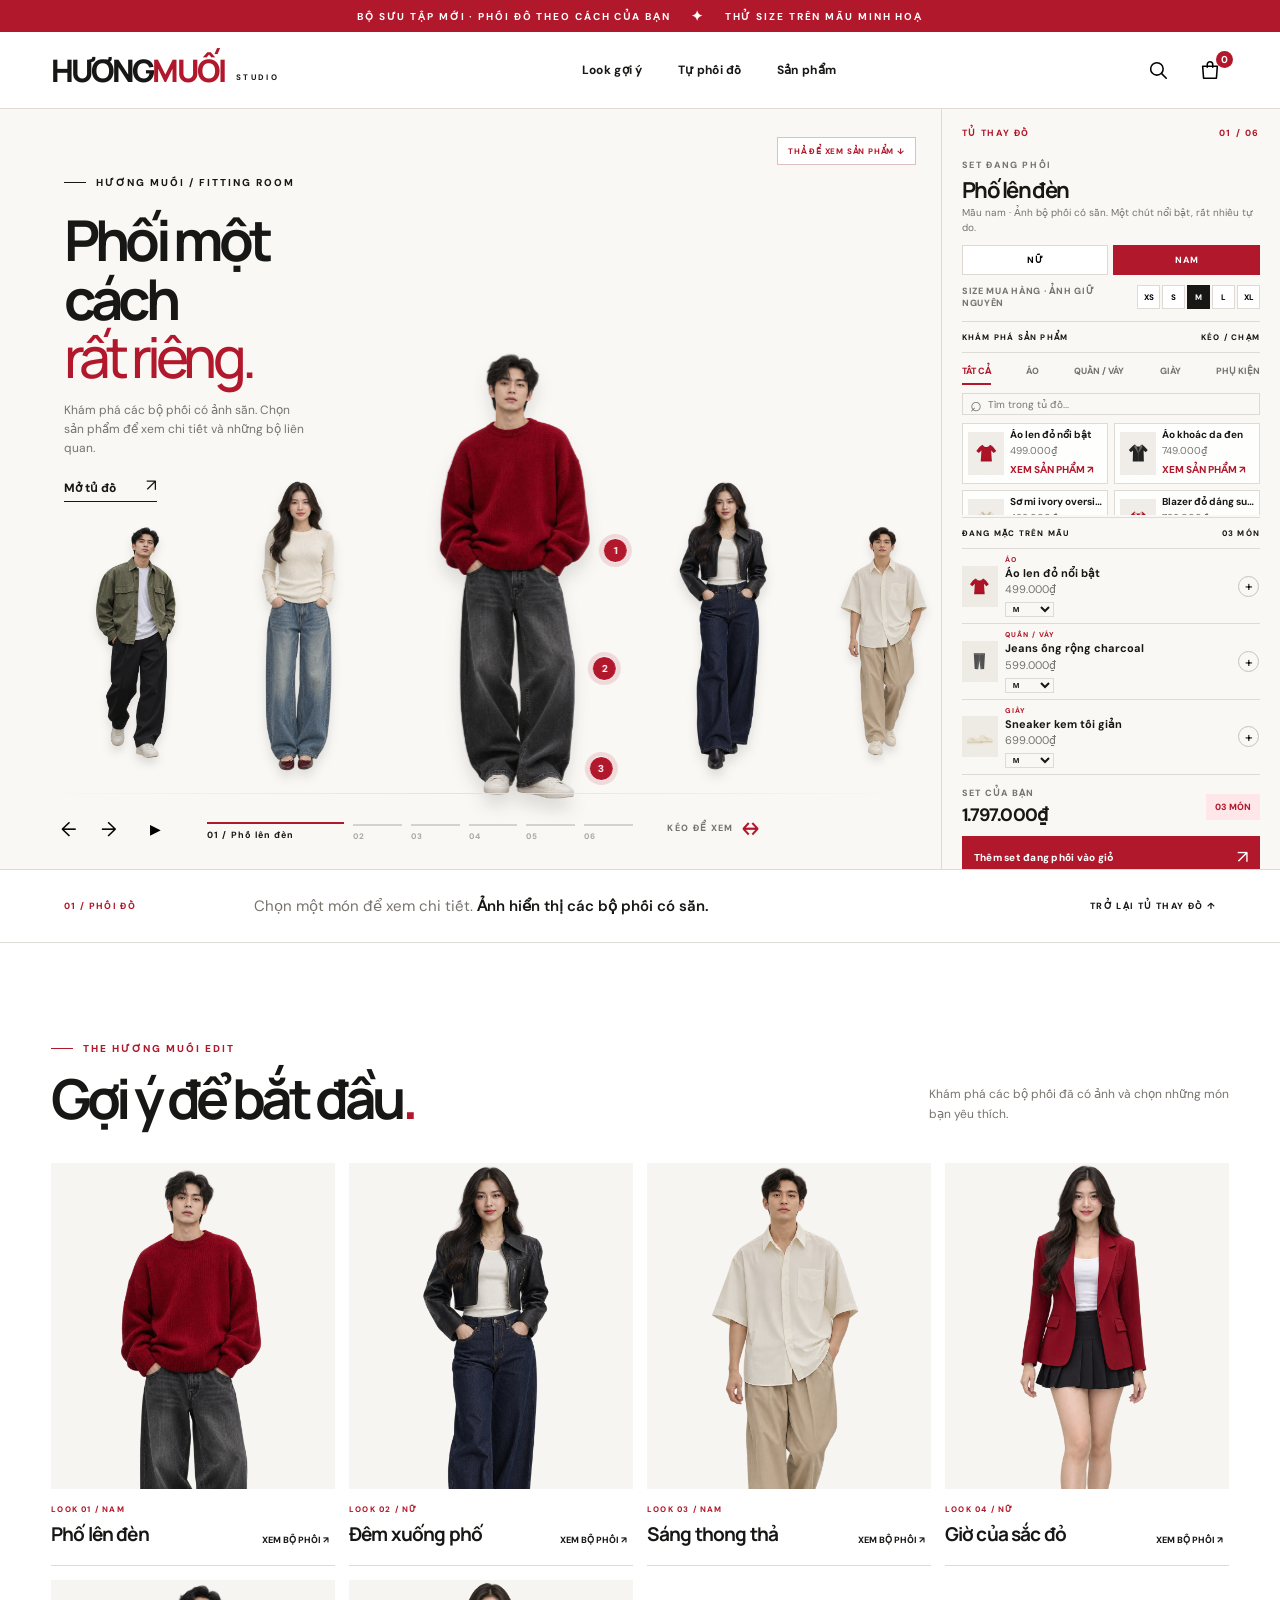
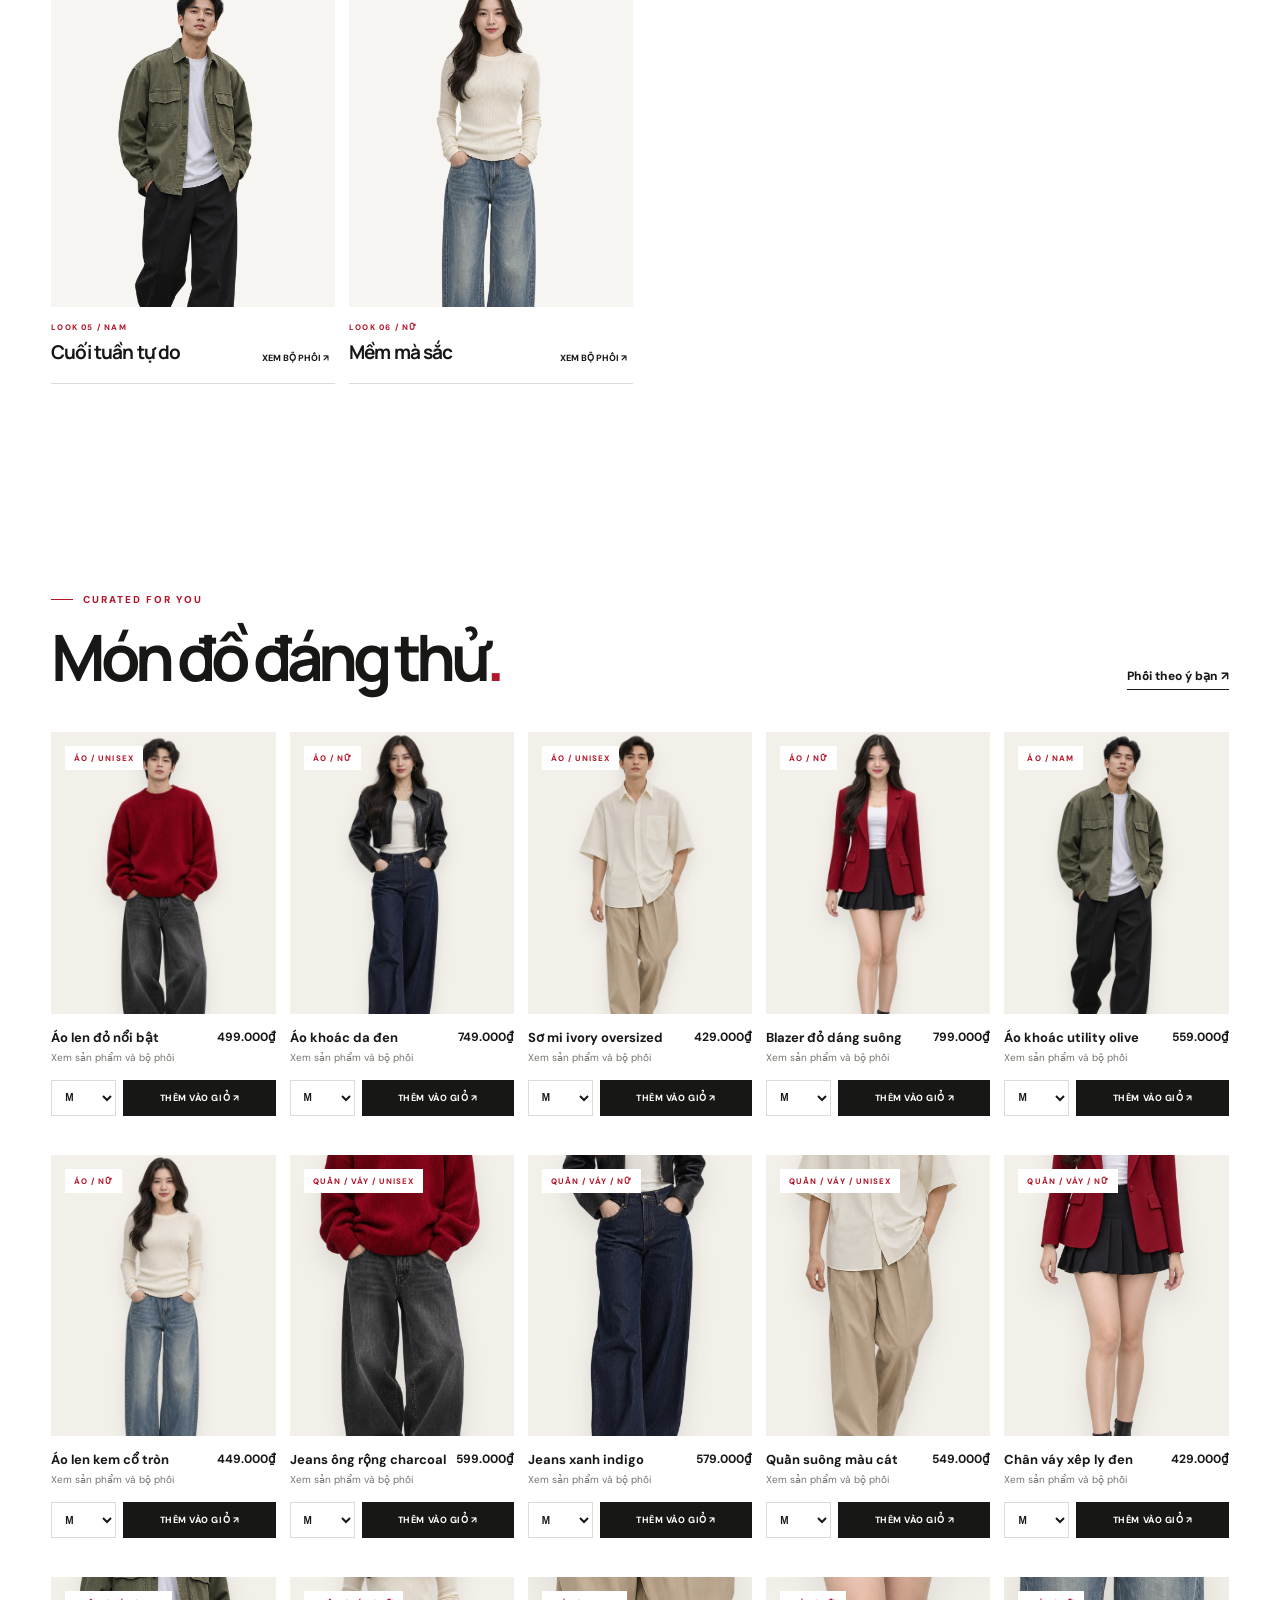
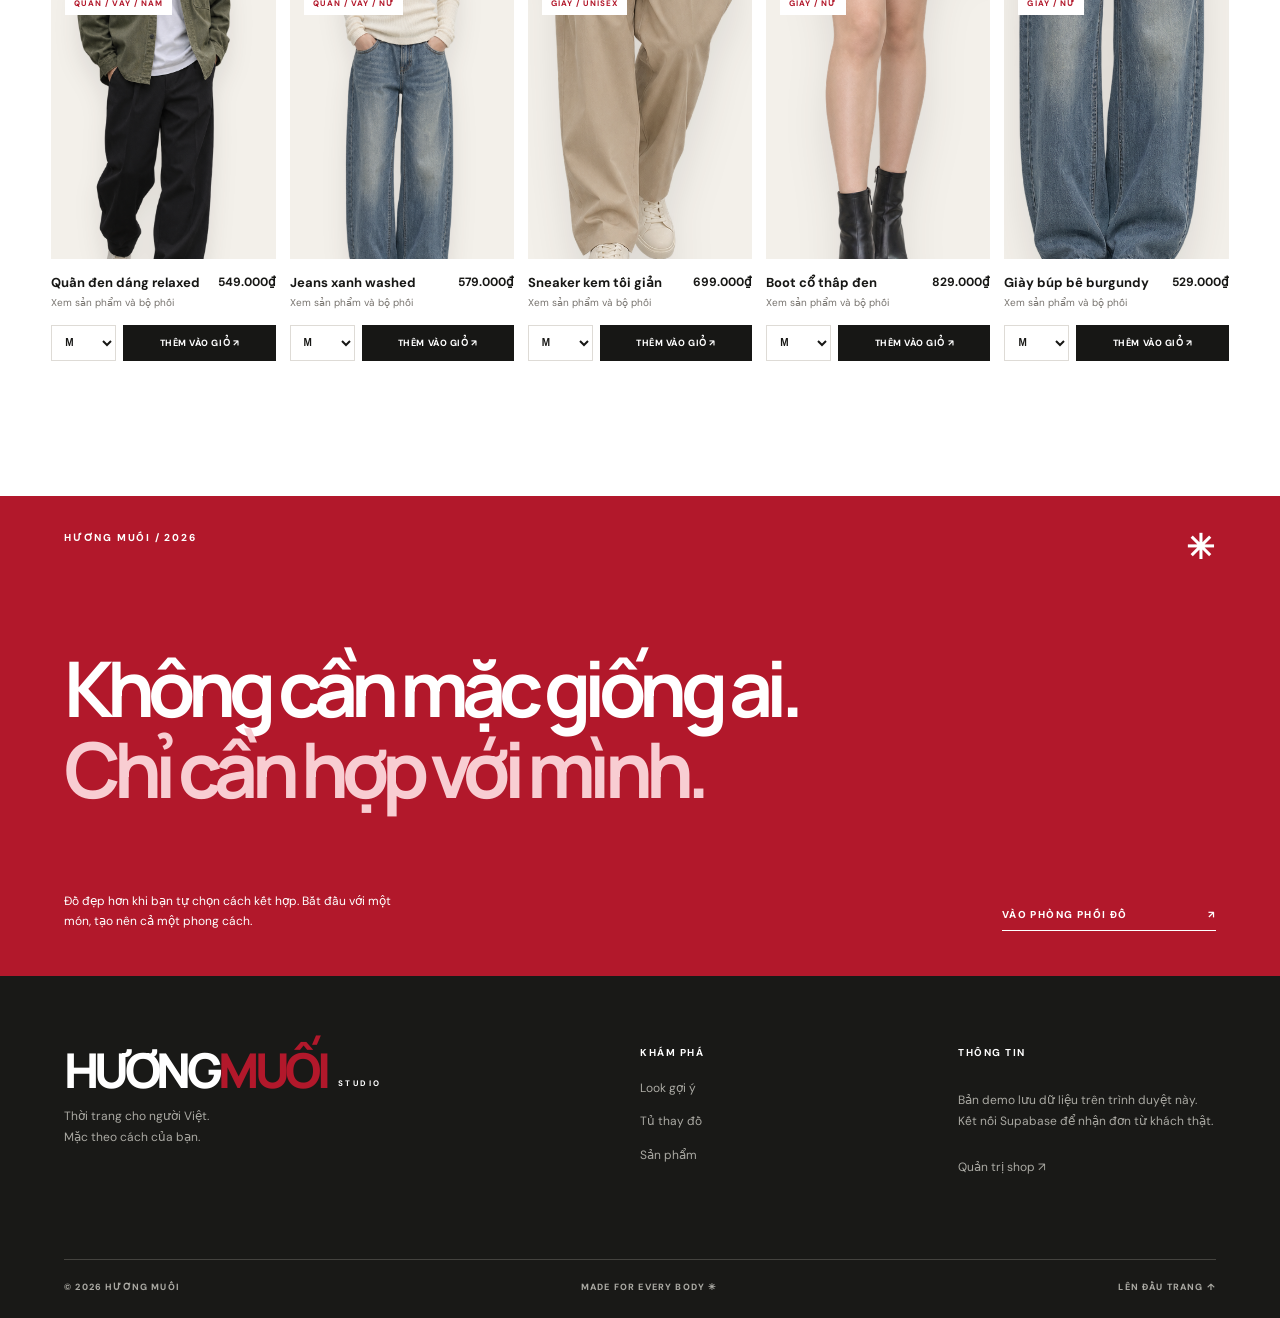
<file: index.html>
<!doctype html>
<html lang="vi">
  <head>
    <meta charset="UTF-8" />
    <meta name="viewport" content="width=device-width, initial-scale=1" />
    <meta name="theme-color" content="#b2182b" />
    <meta name="description" content="Hương Muối — shop thời trang Việt với trải nghiệm phối đồ trực quan cho mọi dáng người." />
    <title>Hương Muối — Mặc theo cách của bạn</title>
    <link rel="preconnect" href="https://fonts.googleapis.com" />
    <link rel="preconnect" href="https://fonts.gstatic.com" crossorigin />
    <link href="https://fonts.googleapis.com/css2?family=DM+Sans:wght@400;500;600;700&family=Manrope:wght@400;500;600;700;800&display=swap" rel="stylesheet" />
    <link rel="icon" href="favicon.svg" type="image/svg+xml" />
    <link rel="preload" href="assets/looks/look-1.png" as="image" />
    <link rel="stylesheet" href="styles.css" />
    <script src="config.js" defer></script>
    <script src="store.js" defer></script>
    <script src="tryon-provider.js" defer></script>
    <script src="app.js" defer></script>
  </head>
  <body>
    <div class="announcement">BỘ SƯU TẬP MỚI · PHỐI ĐỒ THEO CÁCH CỦA BẠN <span>✦</span> THỬ SIZE TRÊN MẪU MINH HOẠ</div>
    <header class="site-header">
      <a class="brand" href="#dau-trang" aria-label="Hương Muối, về đầu trang">HƯƠNG<span>MUỐI</span><small>STUDIO</small></a>
      <nav class="main-nav" aria-label="Điều hướng chính">
        <a href="#cam-hung">Look gợi ý</a>
        <a href="#phoi-do">Tự phối đồ</a>
        <a href="#san-pham">Sản phẩm</a>
      </nav>
      <div class="header-actions">
        <button class="header-link" id="search-toggle" type="button" aria-label="Tìm sản phẩm" title="Tìm sản phẩm">
          <svg viewBox="0 0 24 24" aria-hidden="true"><circle cx="10.8" cy="10.8" r="6.8"/><path d="m16 16 5 5"/></svg>
        </button>
        <button class="header-link bag-trigger" type="button" aria-label="Mở giỏ hàng">
          <svg viewBox="0 0 24 24" aria-hidden="true"><path d="M4 8h16l-1 13H5L4 8Z"/><path d="M9 9V6a3 3 0 0 1 6 0v3"/></svg>
          <span class="bag-count" id="bag-count">0</span>
        </button>
      </div>
    </header>

    <main id="dau-trang">
      <section class="runway-section" id="looks" aria-labelledby="runway-title">
        <div class="runway-stage" id="runway-stage" tabindex="0" aria-roledescription="carousel" aria-label="Sân khấu phối đồ; kéo trang phục vào người mẫu, dùng phím mũi tên để chuyển look">
          <div class="stage-head">
            <span class="eyebrow"><span class="eyebrow-line"></span> HƯƠNG MUỐI / FITTING ROOM</span>
            <h1 id="runway-title">Phối một cách<br /><em>rất riêng.</em></h1>
            <p>Khám phá các bộ phối có ảnh sẵn. Chọn sản phẩm để xem chi tiết và những bộ liên quan.</p>
            <a class="text-link" href="#hero-wardrobe">Mở tủ đồ <span aria-hidden="true">↗</span></a>
          </div>
          <span id="phoi-do" class="stage-anchor"></span>
          <div id="runway-models" class="runway-models"></div>
          <div class="stage-drop-label" id="stage-drop-label">THẢ ĐỂ XEM SẢN PHẨM ↓</div>
          <div class="stage-floor"></div>
          <div class="stage-bottom">
            <div class="stage-controls">
              <button class="circle-control" id="look-prev" type="button" aria-label="Look trước">←</button>
              <button class="circle-control" id="look-next" type="button" aria-label="Look sau">→</button>
              <button class="play-control" id="look-play" type="button" aria-label="Tự động chuyển look" aria-pressed="false"><span id="play-icon">▶</span></button>
            </div>
            <div class="look-progress" id="look-progress" role="tablist" aria-label="Chọn look"></div>
            <div class="drag-hint">KÉO ĐỂ XEM <span>↔</span></div>
          </div>
        </div>
        <aside class="look-panel" aria-label="Tủ đồ và set trên người mẫu">
          <div class="panel-topline"><span>TỦ THAY ĐỒ</span><span id="look-number">01 / 06</span></div>
          <div class="panel-heading"><span class="panel-kicker">SET ĐANG PHỐI</span><h2 id="look-title">Phố lên đèn</h2><p id="look-description">Chọn món bên dưới để đổi trang phục trên mẫu.</p></div>
          <div class="hero-fitting-controls"><div class="hero-gender-tabs" id="hero-gender-tabs" role="tablist" aria-label="Chọn người mẫu Nam hoặc Nữ"><button type="button" data-hero-gender="women" role="tab">NỮ</button><button type="button" data-hero-gender="men" role="tab">NAM</button></div><div class="hero-size-row"><span>SIZE MUA HÀNG · ẢNH GIỮ NGUYÊN</span><div id="hero-size-options" role="group" aria-label="Chọn size người mẫu"></div></div></div>
          <div class="panel-list-head"><span>KHÁM PHÁ SẢN PHẨM</span><span>KÉO / CHẠM</span></div>
          <div class="hero-category-tabs" id="hero-category-tabs" role="tablist" aria-label="Danh mục trong tủ"><button type="button" data-hero-category="all">TẤT CẢ</button><button type="button" data-hero-category="top">ÁO</button><button type="button" data-hero-category="bottom">QUẦN / VÁY</button><button type="button" data-hero-category="shoes">GIÀY</button><button type="button" data-hero-category="accessories">PHỤ KIỆN</button></div>
          <label class="hero-search"><span aria-hidden="true">⌕</span><input id="hero-search-input" type="search" placeholder="Tìm trong tủ đồ..." autocomplete="off"/></label>
          <div class="hero-wardrobe" id="hero-wardrobe"></div>
          <div class="panel-list-head selected-head"><span>ĐANG MẶC TRÊN MẪU</span><span id="look-piece-count">00 MÓN</span></div>
          <div class="look-products" id="look-products"></div>
          <div class="bundle-box">
            <div class="bundle-price"><div><span>SET CỦA BẠN</span><strong id="bundle-total">0₫</strong></div><span class="bundle-save" id="bundle-piece-count">00 MÓN</span></div>
            <button class="btn btn-red" id="add-look" type="button">Thêm set đang phối vào giỏ <span>↗</span></button>
            <button class="under-button" id="customize-look" type="button">♡ Lưu / bỏ yêu thích bộ phối</button><button class="under-button" id="favorite-next" type="button">Xem bộ đã lưu ↗</button>
          </div>
        </aside>
      </section>

      <section class="intro-strip" aria-label="Giới thiệu trải nghiệm"><div>01 / PHỐI ĐỒ</div><p>Chọn một món để xem chi tiết. <strong>Ảnh hiển thị các bộ phối có sẵn.</strong></p><a href="#phoi-do">TRỞ LẠI TỦ THAY ĐỒ ↑</a></section>

      <section class="editorial-section" id="cam-hung" aria-labelledby="editorial-title"><div class="editorial-heading"><div><span class="eyebrow eyebrow-red"><span class="eyebrow-line"></span> THE HƯƠNG MUỐI EDIT</span><h2 id="editorial-title">Gợi ý để bắt đầu<span>.</span></h2></div><p>Khám phá các bộ phối đã có ảnh và chọn những món bạn yêu thích.</p></div><div class="editorial-grid" id="editorial-grid"></div></section>

      <section class="studio-section" id="phoi-do-chi-tiet" aria-labelledby="studio-title">
        <div class="section-heading"><div><span class="eyebrow eyebrow-red"><span class="eyebrow-line"></span> HƯƠNG MUỐI / MIXING ROOM</span><h2 id="studio-title">Phòng phối đồ<span>.</span></h2></div><p>Chọn Nam hoặc Nữ, chọn size của bạn rồi kéo món đồ vào mẫu. Trên điện thoại, chỉ cần chạm để thử.</p></div>
        <div class="studio-layout">
          <div class="wardrobe-panel">
            <div class="wardrobe-header"><span>01 / TỦ ĐỒ</span><strong>Chọn món muốn thử</strong></div>
            <div class="segmented" id="gender-tabs" role="tablist" aria-label="Chọn dòng sản phẩm"><button class="active" type="button" data-gender="women" role="tab" aria-selected="true">Nữ</button><button type="button" data-gender="men" role="tab" aria-selected="false">Nam</button></div>
            <label class="search-field"><svg viewBox="0 0 24 24" aria-hidden="true"><circle cx="10.8" cy="10.8" r="6.8"/><path d="m16 16 5 5"/></svg><input id="product-search" type="search" placeholder="Tìm món đồ, ví dụ: áo khoác..." autocomplete="off" /></label>
            <div class="category-tabs" id="category-tabs" role="tablist" aria-label="Danh mục sản phẩm"><button class="active" type="button" data-category="all" role="tab" aria-selected="true">Tất cả</button><button type="button" data-category="top" role="tab" aria-selected="false">Áo</button><button type="button" data-category="bottom" role="tab" aria-selected="false">Quần / Váy</button><button type="button" data-category="shoes" role="tab" aria-selected="false">Giày</button></div>
            <div class="wardrobe-list" id="wardrobe-list"></div>
            <p class="wardrobe-tip">↗ Kéo món đồ vào người mẫu hoặc chạm “Thử lên mẫu”.</p>
          </div>

          <div class="tryon-panel" id="tryon-drop" aria-label="Vùng phối đồ, thả sản phẩm tại đây">
            <div class="tryon-top"><span>02 / GƯƠNG THỬ ĐỒ</span><span class="live-pill"><span></span> LIVE MIX</span></div>
            <div class="model-stage"><div class="model-guide"><span>YOUR LOOK</span><strong id="model-label">LINH / SIZE M</strong></div><div id="model-render" class="model-render" role="img" aria-label="Mẫu minh họa trang phục đang chọn"></div><div class="drop-indicator" id="drop-indicator">THẢ MÓN ĐỒ VÀO ĐÂY ↓</div></div>
            <div class="model-controls"><div><span class="control-label">MẪU THEO SIZE</span><div class="size-options" id="size-options" role="group" aria-label="Chọn size mẫu"></div></div><div class="model-note"><span id="model-name">Mẫu Linh</span><small id="model-measure">Dáng M · tham khảo</small></div></div>
            <p class="tryon-disclaimer">Hình mẫu minh hoạ cách phối và tỷ lệ size; số đo thực tế xem trong từng sản phẩm.</p>
          </div>

          <div class="selection-panel"><div class="wardrobe-header"><span>03 / SET CỦA BẠN</span><strong>Đang phối</strong></div><p class="selection-intro">Thêm áo, quần hoặc váy, rồi chọn đôi giày hợp gu.</p><div class="selected-slots" id="selected-slots"></div><div class="selection-summary"><div><span>TẠM TÍNH</span><strong id="selection-total">0₫</strong></div><button class="btn btn-dark" id="add-selection" type="button">Thêm set vào giỏ <span>↗</span></button><button class="under-button" id="reset-selection" type="button">Phối lại từ đầu</button></div></div>
        </div>
      </section>

      <section class="shop-section" id="san-pham" aria-labelledby="shop-title"><div class="shop-heading"><div><span class="eyebrow eyebrow-red"><span class="eyebrow-line"></span> CURATED FOR YOU</span><h2 id="shop-title">Món đồ đáng thử<span>.</span></h2></div><a class="text-link" href="#phoi-do">Phối theo ý bạn ↗</a></div><div class="product-grid" id="featured-products"></div></section>

      <section class="red-story"><div class="story-index">HƯƠNG MUỐI / 2026 <span>✳</span></div><h2>Không cần mặc giống ai.<br /><em>Chỉ cần hợp với mình.</em></h2><div class="story-bottom"><p>Đồ đẹp hơn khi bạn tự chọn cách kết hợp. Bắt đầu với một món, tạo nên cả một phong cách.</p><a href="#phoi-do">VÀO PHÒNG PHỐI ĐỒ <span>↗</span></a></div></section>
    </main>

    <footer class="site-footer"><div class="footer-main"><div><a class="brand footer-brand" href="#dau-trang">HƯƠNG<span>MUỐI</span><small>STUDIO</small></a><p>Thời trang cho người Việt.<br />Mặc theo cách của bạn.</p></div><div><strong>KHÁM PHÁ</strong><a href="#cam-hung">Look gợi ý</a><a href="#phoi-do">Tủ thay đồ</a><a href="#san-pham">Sản phẩm</a></div><div><strong>THÔNG TIN</strong><p id="footer-mode-note">Bản demo lưu dữ liệu trên trình duyệt này. Kết nối Supabase để nhận đơn từ khách thật.</p><a href="admin.html">Quản trị shop ↗</a></div></div><div class="footer-bottom"><span>© 2026 HƯƠNG MUỐI</span><span>MADE FOR EVERY BODY ✳</span><a href="#dau-trang">LÊN ĐẦU TRANG ↑</a></div></footer>

    <div class="look-modal-backdrop" id="look-modal" hidden><section class="look-modal" role="dialog" aria-modal="true" aria-labelledby="modal-look-title"><div class="look-modal-head"><div><span>HƯƠNG MUỐI / FITTING ROOM</span><h2 id="modal-look-title">Set của bạn</h2></div><button class="close-button" id="close-look-modal" type="button" aria-label="Đóng chi tiết look">×</button></div><div class="look-modal-body"><div class="look-modal-stage" id="look-modal-stage"></div><div class="look-modal-side"><span class="panel-kicker">ĐANG MẶC TRÊN MẪU</span><p id="modal-look-profile"></p><div id="modal-look-products"></div><div class="modal-look-total"><span>TỔNG SET</span><strong id="modal-look-total">0₫</strong></div><button class="btn btn-red" id="modal-add-look" type="button">Thêm set vào giỏ ↗</button></div></div></section></div>

    <div class="drawer-backdrop" id="drawer-backdrop" hidden></div><aside class="cart-drawer" id="cart-drawer" role="dialog" aria-modal="true" aria-label="Giỏ hàng" aria-hidden="true"><div class="drawer-head"><div><span>YOUR SELECTION</span><h2>Giỏ hàng<span>.</span></h2></div><button class="close-button" id="close-cart" type="button" aria-label="Đóng giỏ hàng">×</button></div><div class="cart-items" id="cart-items"></div><div class="cart-footer"><div><span>TẠM TÍNH</span><strong id="cart-total">0₫</strong></div><p>Chưa gồm phí giao hàng. Shop sẽ xác nhận khi liên hệ.</p><button class="btn btn-red" id="checkout-button" type="button">Tiếp tục đặt hàng <span>↗</span></button></div></aside>
    <div class="modal-backdrop" id="checkout-backdrop" hidden><section class="checkout-modal" role="dialog" aria-modal="true" aria-labelledby="checkout-title"><button class="close-button" id="close-checkout" type="button" aria-label="Đóng">×</button><span class="eyebrow eyebrow-red"><span class="eyebrow-line"></span> ĐƠN HÀNG MẪU</span><h2 id="checkout-title">Hoàn tất thông tin<span>.</span></h2><p>Bản demo lưu đơn trên trình duyệt để bạn kiểm tra trải nghiệm. Chưa gửi đơn tới shop hoặc xử lý thanh toán.</p><form id="checkout-form"><label>Họ và tên<input name="name" required autocomplete="name" placeholder="Nguyễn Văn A" /></label><label>Số điện thoại<input name="phone" required inputmode="tel" autocomplete="tel" pattern="[0-9+ .-]{9,15}" placeholder="09xx xxx xxx" /></label><label>Địa chỉ nhận hàng<textarea name="address" required autocomplete="street-address" placeholder="Số nhà, đường, phường/xã, tỉnh/thành"></textarea></label><button class="btn btn-red" type="submit">Lưu đơn hàng mẫu <span>↗</span></button></form></section></div>
    <div class="toast" id="toast" role="status" aria-live="polite"></div>
  </body>
</html>
</file>
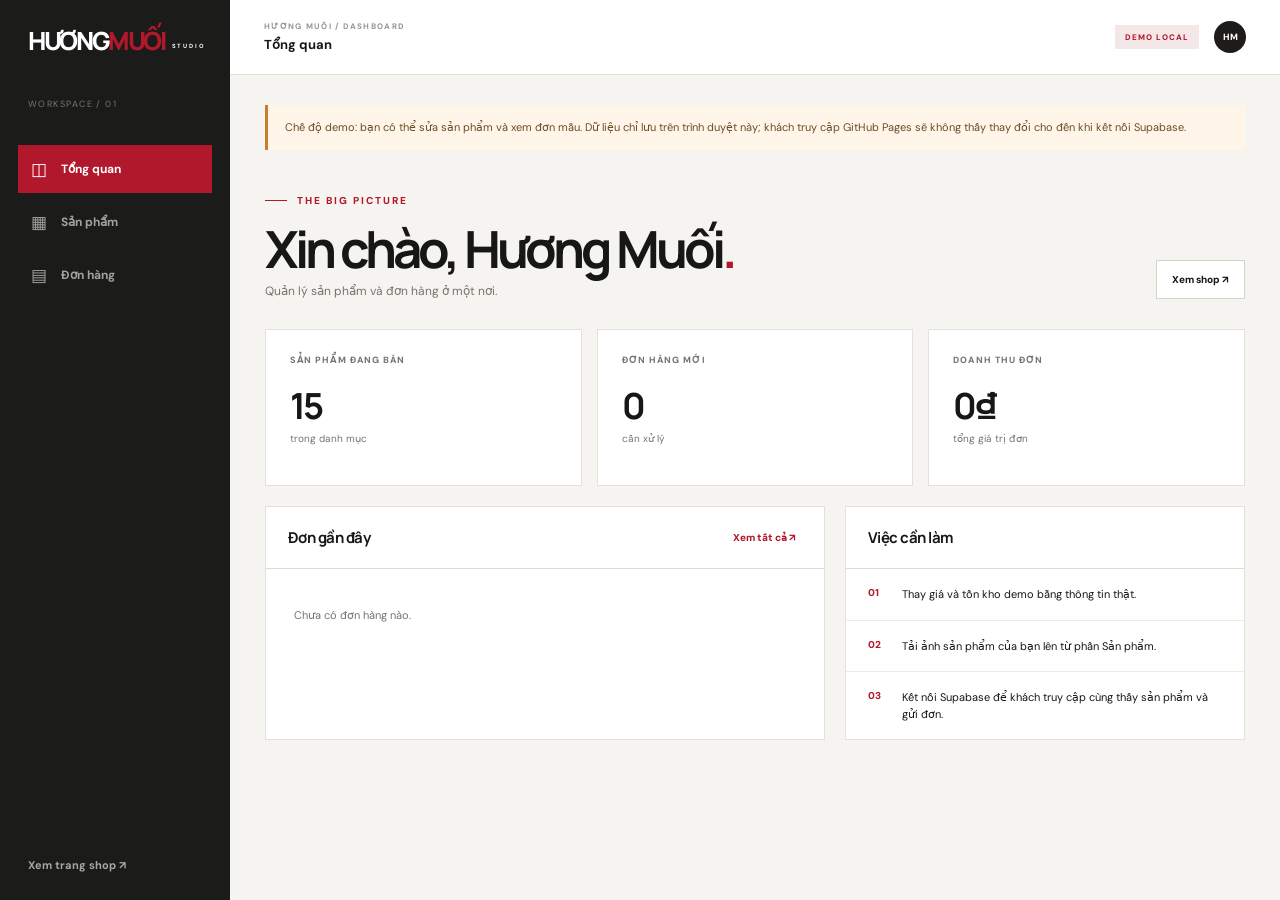
<file: admin.html>
<!doctype html><html lang="vi"><head><meta charset="UTF-8"/><meta name="viewport" content="width=device-width,initial-scale=1"/><meta name="theme-color" content="#b2182b"/><title>Quản trị — Hương Muối</title><link rel="icon" href="favicon.svg" type="image/svg+xml"/><link rel="preconnect" href="https://fonts.googleapis.com"/><link rel="preconnect" href="https://fonts.gstatic.com" crossorigin/><link href="https://fonts.googleapis.com/css2?family=DM+Sans:wght@400;500;600;700&family=Manrope:wght@400;500;600;700;800&display=swap" rel="stylesheet"/><link rel="stylesheet" href="styles.css"/><link rel="stylesheet" href="admin.css"/><script src="config.js" defer></script><script src="store.js" defer></script><script src="admin.js" defer></script></head><body class="admin-body">
  <div id="login-screen" class="login-screen" hidden><div class="login-card"><a class="brand" href="index.html">HƯƠNG<span>MUỐI</span><small>STUDIO</small></a><span class="eyebrow eyebrow-red"><span class="eyebrow-line"></span> QUẢN TRỊ SHOP</span><h1>Chào mừng trở lại<span>.</span></h1><p>Đăng nhập bằng tài khoản quản trị đã tạo trên Supabase.</p><form id="login-form"><label>Email<input type="email" name="email" required autocomplete="email" placeholder="admin@example.com"/></label><label>Mật khẩu<input type="password" name="password" required autocomplete="current-password"/></label><button class="btn btn-red" type="submit">Đăng nhập <span>↗</span></button></form><p id="login-error" class="error-text" role="alert"></p><a href="index.html" class="back-link">← Về trang shop</a></div></div>
  <div id="admin-shell" class="admin-shell" hidden><aside class="admin-sidebar"><a class="brand" href="index.html">HƯƠNG<span>MUỐI</span><small>STUDIO</small></a><div class="sidebar-label">WORKSPACE / 01</div><nav aria-label="Quản trị"><button class="active" type="button" data-view="overview"><span>◫</span> Tổng quan</button><button type="button" data-view="products"><span>▦</span> Sản phẩm</button><button type="button" data-view="orders"><span>▤</span> Đơn hàng</button></nav><div class="sidebar-bottom"><a href="index.html" target="_blank" rel="noopener">Xem trang shop ↗</a><button id="logout-button" type="button" hidden>Đăng xuất</button></div></aside>
    <main class="admin-main"><header class="admin-topbar"><div><span>HƯƠNG MUỐI / DASHBOARD</span><strong id="view-name">Tổng quan</strong></div><div class="admin-top-right"><span id="mode-badge" class="mode-badge">DEMO LOCAL</span><span class="admin-avatar">HM</span></div></header><div class="admin-content"><div id="mode-notice" class="mode-notice"></div>
      <section id="view-overview" class="admin-view"><div class="admin-heading"><div><span class="eyebrow eyebrow-red"><span class="eyebrow-line"></span> THE BIG PICTURE</span><h1>Xin chào, Hương Muối<span>.</span></h1><p>Quản lý sản phẩm và đơn hàng ở một nơi.</p></div><a href="index.html" target="_blank" rel="noopener" class="outline-action">Xem shop ↗</a></div><div class="stat-grid"><div class="stat-card"><span>SẢN PHẨM ĐANG BÁN</span><strong id="stat-products">0</strong><small>trong danh mục</small></div><div class="stat-card"><span>ĐƠN HÀNG MỚI</span><strong id="stat-orders">0</strong><small>cần xử lý</small></div><div class="stat-card"><span>DOANH THU ĐƠN</span><strong id="stat-revenue">0₫</strong><small>tổng giá trị đơn</small></div></div><div class="overview-columns"><div class="admin-card"><div class="card-head"><h2>Đơn gần đây</h2><button type="button" data-go="orders">Xem tất cả ↗</button></div><div id="recent-orders"></div></div><div class="admin-card"><div class="card-head"><h2>Việc cần làm</h2></div><div class="task-line"><span>01</span><p>Thay giá và tồn kho demo bằng thông tin thật.</p></div><div class="task-line"><span>02</span><p>Tải ảnh sản phẩm của bạn lên từ phần Sản phẩm.</p></div><div class="task-line"><span>03</span><p>Kết nối Supabase để khách truy cập cùng thấy sản phẩm và gửi đơn.</p></div></div></div></section>
      <section id="view-products" class="admin-view" hidden><div class="admin-heading"><div><span class="eyebrow eyebrow-red"><span class="eyebrow-line"></span> CATALOG</span><h1>Sản phẩm<span>.</span></h1><p>Chỉnh tên, giá, size, tồn kho, ảnh và trạng thái bán.</p></div><button class="btn btn-red add-product-btn" id="new-product" type="button">+ Thêm sản phẩm</button></div><div class="admin-card"><div class="table-toolbar"><input type="search" id="admin-product-search" placeholder="Tìm sản phẩm..."/><select id="admin-product-filter" aria-label="Lọc trạng thái"><option value="all">Tất cả</option><option value="active">Đang bán</option><option value="hidden">Đã ẩn</option></select></div><div class="table-scroll"><table><thead><tr><th>SẢN PHẨM</th><th>DANH MỤC</th><th>GIÁ</th><th>TỒN KHO</th><th>TRẠNG THÁI</th><th></th></tr></thead><tbody id="products-table"></tbody></table></div></div></section>
      <section id="view-orders" class="admin-view" hidden><div class="admin-heading"><div><span class="eyebrow eyebrow-red"><span class="eyebrow-line"></span> ORDERS</span><h1>Đơn hàng<span>.</span></h1><p>Theo dõi và cập nhật trạng thái đơn COD.</p></div><button class="outline-action" id="refresh-orders" type="button">Làm mới ↻</button></div><div class="admin-card"><div class="table-scroll"><table><thead><tr><th>MÃ ĐƠN / NGÀY</th><th>KHÁCH HÀNG</th><th>SẢN PHẨM</th><th>TỔNG</th><th>TRẠNG THÁI</th></tr></thead><tbody id="orders-table"></tbody></table></div></div></section>
    </div></main></div>
  <div class="admin-modal-backdrop" id="product-modal" hidden><section class="product-modal" role="dialog" aria-modal="true" aria-labelledby="product-modal-title"><div class="modal-title-row"><div><span class="eyebrow eyebrow-red"><span class="eyebrow-line"></span> PRODUCT EDITOR</span><h2 id="product-modal-title">Chỉnh sản phẩm<span>.</span></h2></div><button class="close-button" id="close-product-modal" type="button" aria-label="Đóng">×</button></div><form id="product-form"><input type="hidden" name="originalId"/><div class="form-row"><label>Mã sản phẩm<input name="id" required pattern="[a-z0-9]+(?:-[a-z0-9]+)*" placeholder="ao-len-do"/></label><label>Tên sản phẩm<input name="name" required placeholder="Áo len đỏ"/></label></div><div class="form-row three"><label>Danh mục<select name="category"><option value="top">Áo</option><option value="bottom">Quần / Váy</option><option value="shoes">Giày</option></select></label><label>Dòng sản phẩm<select name="gender"><option value="women">Nữ</option><option value="men">Nam</option><option value="unisex">Unisex</option></select></label><label>Giá (₫)<input name="price" type="number" min="0" step="1000" required/></label></div><div class="form-row three"><label>Size XS<input name="stockXS" type="number" min="0" value="0" required/></label><label>Size S<input name="stockS" type="number" min="0" value="0" required/></label><label>Size M<input name="stockM" type="number" min="0" value="0" required/></label></div><div class="form-row two"><label>Size L<input name="stockL" type="number" min="0" value="0" required/></label><label>Size XL<input name="stockXL" type="number" min="0" value="0" required/></label></div><div class="form-row two"><label>Màu chính<input name="color" type="color" value="#777777"/></label><label>Màu chi tiết<input name="accent" type="color" value="#555555"/></label></div><label>Ảnh sản phẩm (URL)<input name="image_url" type="url" placeholder="https://..."/></label><label class="upload-field">Hoặc tải ảnh lên<input name="image_file" type="file" accept="image/*"/><small>Ảnh dưới 3 MB. Khi kết nối Supabase, ảnh lưu ở Storage.</small></label><div class="form-row two"><label>Ảnh mặc thử trên mẫu nam (URL)<input name="tryon_men" type="url" placeholder="https://..."/></label><label>Ảnh mặc thử trên mẫu nữ (URL)<input name="tryon_women" type="url" placeholder="https://..."/></label></div><p class="tryon-help">Ảnh người mẫu toàn thân, nền trong suốt, chụp thẳng cùng bố cục với ảnh mẫu. Có thể để trống nếu món này chưa hỗ trợ mặc thử.</p><label class="check-field"><input type="checkbox" name="active" checked/> Đang bán / hiển thị trên shop</label><div class="modal-actions"><button class="outline-action" id="cancel-product" type="button">Huỷ</button><button class="btn btn-red" type="submit">Lưu sản phẩm ↗</button></div></form></section></div><div class="toast" id="admin-toast" role="status" aria-live="polite"></div>
</body></html>
</file>
<file: styles.css>
:root{--red:#b2182b;--red-dark:#891222;--ink:#171715;--muted:#77736e;--line:#dedbd6;--paper:#f7f5f1;--white:#fff;--font:'DM Sans',Arial,sans-serif;--display:'Manrope',Arial,sans-serif}*{box-sizing:border-box}html{scroll-behavior:smooth}body{margin:0;background:var(--white);color:var(--ink);font-family:var(--font);-webkit-font-smoothing:antialiased}button,input,textarea{font:inherit}button{cursor:pointer}a{color:inherit;text-decoration:none}svg{width:100%;height:100%;fill:none;stroke:currentColor;stroke-width:1.7;stroke-linecap:round;stroke-linejoin:round}button:focus-visible,a:focus-visible,input:focus-visible,textarea:focus-visible,.runway-stage:focus-visible{outline:2px solid var(--red);outline-offset:3px}[hidden]{display:none!important}
.announcement{min-height:30px;background:var(--red);color:#fff;display:flex;align-items:center;justify-content:center;gap:20px;text-align:center;font-size:10px;font-weight:700;letter-spacing:.19em;padding:7px 16px}.announcement span{font-size:14px}.site-header{height:77px;display:flex;align-items:center;gap:50px;padding:0 clamp(24px,4vw,68px);border-bottom:1px solid var(--line);background:#fff;position:relative;z-index:20}.brand{font-family:var(--display);font-size:31px;font-weight:800;letter-spacing:-.095em;white-space:nowrap;line-height:1;display:inline-flex;align-items:baseline}.brand span{color:var(--red)}.brand small{font-family:var(--font);font-size:8px;letter-spacing:.3em;font-weight:700;margin-left:12px;transform:translateY(-2px)}.main-nav{display:flex;gap:35px;margin:auto}.main-nav a{font-size:12px;font-weight:700;letter-spacing:.025em;transition:color .2s}.main-nav a:hover,.text-link:hover,.footer-main a:hover{color:var(--red)}.header-actions{display:flex;align-items:center;gap:14px}.header-link{width:38px;height:38px;background:transparent;border:0;padding:8px;position:relative}.bag-count{position:absolute;right:-4px;top:0;width:17px;height:17px;background:var(--red);color:#fff;border-radius:50%;display:grid;place-items:center;font-size:10px;font-weight:700}.bag-count:empty{display:none}
.runway-section{display:grid;grid-template-columns:minmax(0,1fr) minmax(305px,26.5%);min-height:645px;max-width:1760px;margin:auto;border-bottom:1px solid var(--line)}.runway-stage{position:relative;min-height:645px;overflow:hidden;background:#fff;touch-action:pan-y;user-select:none}.stage-head{position:absolute;z-index:5;top:58px;left:clamp(30px,5vw,86px);max-width:290px;pointer-events:none}.stage-head .text-link{pointer-events:auto}.eyebrow{display:inline-flex;align-items:center;gap:10px;font-size:10px;font-weight:800;letter-spacing:.2em}.eyebrow-line{display:inline-block;width:22px;height:1px;background:currentColor}.eyebrow-red{color:var(--red)}.stage-head h1{font-family:var(--display);font-size:clamp(43px,4.4vw,72px);line-height:1.04;letter-spacing:-.085em;font-weight:700;margin:22px 0 14px}.stage-head h1 em{font-weight:500;font-style:normal;color:var(--red)}.stage-head p{font-size:12px;line-height:1.6;color:var(--muted);max-width:245px;margin:0 0 18px}.text-link{font-size:12px;font-weight:800;border-bottom:1px solid currentColor;padding-bottom:5px;display:inline-flex;gap:30px;transition:color .2s}.text-link span{font-size:17px;font-weight:400;line-height:.7}.runway-models{position:absolute;inset:0;overflow:hidden}.runway-person{position:absolute;bottom:67px;width:clamp(240px,28vw,370px);height:75%;left:50%;transform:translateX(-50%) scale(1);transform-origin:center bottom;transition:left .8s cubic-bezier(.22,1,.36,1),transform .8s cubic-bezier(.22,1,.36,1),filter .8s,opacity .8s;pointer-events:none}.runway-person img{width:100%;height:100%;object-fit:contain;object-position:center bottom;display:block;filter:drop-shadow(0 8px 8px rgba(37,32,31,.09))}.stage-floor{position:absolute;bottom:75px;left:4%;width:92%;height:1px;background:linear-gradient(90deg,transparent,#e6e1da,transparent)}.stage-bottom{position:absolute;z-index:6;bottom:20px;left:clamp(28px,4vw,65px);right:35px;height:40px;display:flex;align-items:center;gap:32px}.stage-controls{display:flex;gap:4px;align-items:center}.circle-control,.play-control{width:36px;height:36px;border:0;background:transparent;font-size:20px;display:grid;place-items:center;transition:color .2s,transform .2s}.circle-control:hover,.play-control:hover{color:var(--red);transform:scale(1.15)}.play-control{font-size:14px;margin-left:6px}.look-progress{display:flex;gap:5px;align-items:end;flex:1;max-width:430px}.progress-item{border:0;background:transparent;text-align:left;padding:8px 2px 3px;flex:1;min-width:15px;color:#aaa6a0;display:grid;gap:5px;transition:flex .5s}.progress-item.active{flex:2.8;color:var(--ink)}.progress-line{height:2px;background:#d6d2cb;position:relative;overflow:hidden}.progress-line:after{content:'';position:absolute;inset:0;background:var(--red);transform:scaleX(0);transform-origin:left}.progress-item.active .progress-line:after{transform:scaleX(1)}.progress-item.playing.active .progress-line:after{animation:progress 5s linear forwards}.progress-label{font-size:9px;font-weight:700;letter-spacing:.12em;white-space:nowrap;overflow:hidden}.progress-item:not(.active) .progress-label{font-size:8px}.drag-hint{font-size:9px;font-weight:800;letter-spacing:.15em;white-space:nowrap;color:var(--muted)}.drag-hint span{font-size:18px;color:var(--red);vertical-align:middle;margin-left:5px}@keyframes progress{from{transform:scaleX(0)}to{transform:scaleX(1)}}
.look-panel{background:#fbfaf8;border-left:1px solid var(--line);display:flex;flex-direction:column;min-width:0}.panel-topline{display:flex;justify-content:space-between;padding:31px 28px 0;font-size:9px;font-weight:800;letter-spacing:.18em;color:var(--red)}.panel-heading{padding:45px 28px 29px}.panel-kicker{font-size:9px;font-weight:800;letter-spacing:.18em;color:var(--muted)}.panel-heading h2{font-family:var(--display);font-size:29px;letter-spacing:-.07em;margin:10px 0 5px;line-height:1.1}.panel-heading p{font-size:12px;line-height:1.5;color:var(--muted);margin:0}.panel-list-head{display:flex;justify-content:space-between;border-bottom:1px solid var(--line);border-top:1px solid var(--line);margin:0 28px;padding:14px 0;font-size:9px;font-weight:800;letter-spacing:.15em}.look-products{padding:0 28px;flex:1}.look-product{display:grid;grid-template-columns:55px minmax(0,1fr) 24px;gap:12px;align-items:center;padding:13px 0;border-bottom:1px solid var(--line)}.look-thumb{width:55px;height:68px;background:#eeeae4;display:grid;place-items:center;overflow:hidden}.look-thumb svg{width:80%;height:80%;stroke:none}.look-product-info{min-width:0}.look-product-info small{display:block;color:var(--red);font-size:8px;font-weight:800;letter-spacing:.14em;text-transform:uppercase}.look-product-info strong{display:block;font-size:11px;line-height:1.3;margin:3px 0;white-space:nowrap;overflow:hidden;text-overflow:ellipsis}.look-product-info span{display:block;font-size:11px;color:var(--muted)}.add-mini{width:25px;height:25px;border:1px solid #c7c1ba;background:transparent;border-radius:50%;font-size:17px;line-height:1;display:grid;place-items:center}.add-mini:hover{background:var(--red);color:#fff;border-color:var(--red)}.bundle-box{padding:21px 28px 30px}.bundle-price{display:flex;align-items:center;justify-content:space-between;margin-bottom:14px}.bundle-price>div span,.selection-summary>div span,.cart-footer>div span{display:block;font-size:9px;font-weight:800;letter-spacing:.14em;color:var(--muted)}.bundle-price strong{display:block;font-size:23px;letter-spacing:-.05em;margin-top:4px}.bundle-save{background:#ffe6e9;color:var(--red);padding:7px 9px;font-size:11px;font-weight:800}.btn{border:0;min-height:48px;padding:13px 19px;color:#fff;font-size:11px;font-weight:800;letter-spacing:.025em;display:flex;align-items:center;justify-content:space-between;gap:20px;width:100%;transition:background .2s,transform .2s}.btn:hover{transform:translateY(-2px)}.btn span{font-size:18px;font-weight:400}.btn-red{background:var(--red)}.btn-red:hover{background:var(--red-dark)}.btn-dark{background:var(--ink)}.btn-dark:hover{background:#45413d}.under-button{border:0;background:transparent;font-size:11px;font-weight:700;text-decoration:underline;text-underline-offset:4px;margin:15px auto 0;display:block}.under-button:hover{color:var(--red)}
.intro-strip{display:grid;grid-template-columns:160px 1fr auto;gap:30px;align-items:center;padding:26px clamp(24px,5vw,76px);border-bottom:1px solid var(--line);max-width:1760px;margin:auto}.intro-strip>div,.intro-strip a{font-size:9px;font-weight:800;letter-spacing:.15em}.intro-strip>div{color:var(--red)}.intro-strip p{font-size:15px;color:var(--muted);margin:0}.intro-strip p strong{color:var(--ink);font-weight:600}.intro-strip a:hover{color:var(--red)}.studio-section{padding:100px clamp(20px,4vw,68px) 110px;background:var(--paper)}.section-heading,.shop-heading{max-width:1600px;margin:0 auto 42px;display:flex;align-items:end;justify-content:space-between;gap:30px}.section-heading h2,.shop-heading h2{font-family:var(--display);font-size:clamp(42px,5vw,76px);line-height:1.05;letter-spacing:-.085em;margin:17px 0 0}.section-heading h2 span,.shop-heading h2 span,.drawer-head h2 span,.checkout-modal h2 span{color:var(--red)}.section-heading>p{max-width:330px;color:var(--muted);font-size:13px;line-height:1.65;margin:0 0 5px}.studio-layout{max-width:1600px;margin:auto;display:grid;grid-template-columns:minmax(265px,29%) minmax(360px,1fr) minmax(245px,24%);min-height:680px;border:1px solid var(--line);background:#fff}.wardrobe-panel,.selection-panel{padding:27px 25px 25px;min-width:0}.wardrobe-panel{border-right:1px solid var(--line);display:flex;flex-direction:column}.selection-panel{border-left:1px solid var(--line);display:flex;flex-direction:column}.wardrobe-header{display:flex;flex-direction:column;gap:8px}.wardrobe-header span,.tryon-top>span:first-child{font-size:9px;font-weight:800;letter-spacing:.17em;color:var(--red)}.wardrobe-header strong{font-family:var(--display);font-size:19px;letter-spacing:-.04em}.segmented{display:grid;grid-template-columns:1fr 1fr;gap:3px;background:#eeeae5;padding:3px;margin:24px 0 15px}.segmented button{border:0;background:transparent;height:37px;font-size:11px;font-weight:800;color:var(--muted)}.segmented button.active{background:#fff;color:var(--red);box-shadow:0 1px 5px #00000012}.search-field{height:39px;border:1px solid var(--line);display:flex;align-items:center;padding:0 11px;gap:10px}.search-field svg{width:16px;height:16px;color:#888}.search-field input{width:100%;border:0;outline:0;font-size:11px;background:transparent}.category-tabs{display:flex;gap:15px;border-bottom:1px solid var(--line);margin-top:18px;overflow-x:auto}.category-tabs button{border:0;border-bottom:2px solid transparent;background:none;white-space:nowrap;padding:0 0 11px;color:var(--muted);font-size:10px;font-weight:700}.category-tabs button.active{color:var(--red);border-color:var(--red)}.wardrobe-list{display:grid;grid-template-columns:1fr 1fr;gap:11px;overflow:auto;align-content:start;flex:1;max-height:460px;padding:15px 3px 10px 0}.wardrobe-item{border:1px solid var(--line);padding:8px;background:#fff;min-width:0;cursor:grab;transition:border-color .2s,transform .2s}.wardrobe-item:hover{border-color:var(--red);transform:translateY(-2px)}.wardrobe-item:active{cursor:grabbing}.wardrobe-art{height:96px;background:#f4f1ed;display:grid;place-items:center}.wardrobe-art svg{height:75%;width:75%;stroke:none}.wardrobe-item small{display:block;color:var(--red);font-size:8px;font-weight:800;letter-spacing:.09em;margin-top:10px}.wardrobe-item strong{font-size:10px;line-height:1.25;display:block;margin:4px 0;min-height:25px}.wardrobe-item .item-foot{display:flex;align-items:center;justify-content:space-between;gap:5px}.wardrobe-item .item-foot span{font-size:10px;font-weight:700}.wardrobe-item .item-foot button{border:0;background:transparent;color:var(--red);font-size:18px;line-height:1;width:22px;height:22px}.wardrobe-tip{font-size:10px;line-height:1.5;color:var(--muted);margin:10px 0 0}
.tryon-panel{display:flex;flex-direction:column;position:relative;min-width:0;background:radial-gradient(circle at 50% 50%,#fff 0%,#faf7f3 68%,#f4eee7 100%)}.tryon-panel.drag-over{outline:3px dashed var(--red);outline-offset:-12px}.tryon-top{position:absolute;z-index:2;top:29px;left:29px;right:29px;display:flex;justify-content:space-between;align-items:center}.live-pill{border:1px solid #ead3d5;border-radius:100px;color:var(--red);padding:6px 9px;font-size:8px;font-weight:800;letter-spacing:.1em}.live-pill span{display:inline-block;width:5px;height:5px;border-radius:50%;background:var(--red);margin-right:5px}.model-stage{flex:1;min-height:535px;position:relative;display:grid;place-items:end center;overflow:hidden}.model-stage:before{content:'';position:absolute;width:min(400px,75%);height:75%;border:1px solid #e9e0d8;border-radius:50% 50% 0 0;bottom:30px}.model-stage:after{content:'';position:absolute;bottom:25px;left:16%;right:16%;height:1px;background:#d8cfc6}.model-guide{position:absolute;left:32px;top:84px;display:flex;flex-direction:column;gap:8px;z-index:2}.model-guide span{font-family:var(--display);color:#e8dfd6;font-size:clamp(40px,6vw,95px);font-weight:800;letter-spacing:-.1em;line-height:1}.model-guide strong{font-size:10px;letter-spacing:.2em;color:var(--red)}.model-render{height:455px;width:min(100%,380px);z-index:1;display:flex;align-items:end;justify-content:center;filter:drop-shadow(0 15px 10px #2f1b1b1b)}.model-render svg{width:100%;height:100%;stroke:none}.drop-indicator{position:absolute;bottom:45px;z-index:2;font-size:9px;font-weight:800;letter-spacing:.17em;color:var(--red);background:#fff;padding:9px 14px;border:1px solid #ead3d5;opacity:0;transform:translateY(8px);transition:.2s}.tryon-panel.drag-over .drop-indicator{opacity:1;transform:none}.model-controls{border-top:1px solid var(--line);display:flex;justify-content:space-between;align-items:end;gap:10px;padding:18px 24px 14px;background:#fff}.control-label{display:block;font-size:9px;font-weight:800;color:var(--muted);letter-spacing:.13em;margin-bottom:9px}.size-options{display:flex;gap:5px}.size-options button{width:34px;height:34px;border:1px solid var(--line);background:#fff;font-size:10px;font-weight:800}.size-options button.active{background:var(--red);border-color:var(--red);color:#fff}.model-note{text-align:right}.model-note span{display:block;font-size:11px;font-weight:800}.model-note small{font-size:10px;color:var(--muted)}.tryon-disclaimer{font-size:9px;line-height:1.45;color:var(--muted);padding:0 24px 12px;margin:0;background:#fff}.selection-intro{font-size:11px;line-height:1.5;color:var(--muted);margin:18px 0 20px}.selected-slots{flex:1}.selected-slot{border-top:1px solid var(--line);padding:15px 0;display:grid;grid-template-columns:36px 1fr auto;gap:10px;align-items:center}.selected-slot:last-child{border-bottom:1px solid var(--line)}.slot-number{font-size:10px;font-weight:800;color:var(--red)}.selected-slot strong{display:block;font-size:11px}.selected-slot small{display:block;font-size:10px;color:var(--muted);margin-top:4px}.selected-slot button{border:0;background:transparent;font-size:17px;color:var(--muted)}.selection-summary{margin-top:22px}.selection-summary>div{display:flex;justify-content:space-between;align-items:end;margin-bottom:17px}.selection-summary strong{font-family:var(--display);font-size:23px;letter-spacing:-.05em}.selection-summary .under-button{margin-top:16px}.shop-section{padding:100px clamp(20px,4vw,68px) 110px;max-width:1760px;margin:auto}.shop-heading{margin-bottom:42px}.product-grid{display:grid;grid-template-columns:repeat(4,1fr);gap:18px}.feature-card{cursor:pointer}.feature-art{height:clamp(230px,27vw,420px);background:#f3f0ea;display:grid;place-items:center;position:relative;overflow:hidden}.feature-art svg{width:70%;height:72%;stroke:none;transition:transform .5s}.feature-card:hover .feature-art svg{transform:scale(1.06)}.feature-art .tag{position:absolute;top:14px;left:14px;background:#fff;color:var(--red);padding:7px 9px;font-size:8px;font-weight:800;letter-spacing:.13em}.feature-info{display:flex;justify-content:space-between;gap:10px;padding:15px 0}.feature-info strong{font-size:13px;display:block}.feature-info small{font-size:10px;color:var(--muted);display:block;margin-top:5px}.feature-info>span{font-size:12px;font-weight:700;white-space:nowrap}.red-story{background:var(--red);color:#fff;padding:35px clamp(24px,5vw,78px) 45px;min-height:480px;display:flex;flex-direction:column;justify-content:space-between}.story-index{display:flex;align-items:start;justify-content:space-between;font-size:10px;font-weight:800;letter-spacing:.18em}.story-index span{font-size:34px;line-height:1}.red-story h2{font-family:var(--display);font-size:clamp(45px,6vw,100px);font-weight:700;letter-spacing:-.09em;line-height:1.05;margin:38px 0}.red-story h2 em{font-style:normal;color:#f8cdd2}.story-bottom{display:flex;justify-content:space-between;align-items:end;gap:30px}.story-bottom p{max-width:330px;font-size:12px;line-height:1.6;margin:0}.story-bottom a{font-size:10px;font-weight:800;letter-spacing:.14em;padding-bottom:9px;border-bottom:1px solid #fff;display:flex;gap:80px}.site-footer{background:#191917;color:#fff;padding:70px clamp(24px,5vw,78px) 25px}.footer-main{display:grid;grid-template-columns:2fr 1fr 1fr;gap:60px;max-width:1600px;margin:auto;padding-bottom:80px}.footer-brand{font-size:48px}.footer-main p,.footer-main a:not(.brand){font-size:12px;line-height:1.8;color:#aaa9a3}.footer-main>div:not(:first-child){display:flex;flex-direction:column;gap:12px}.footer-main strong{font-size:10px;letter-spacing:.15em;margin-bottom:7px}.footer-bottom{max-width:1600px;margin:auto;border-top:1px solid #44433f;padding-top:21px;display:flex;justify-content:space-between;gap:15px;color:#aaa9a3;font-size:9px;font-weight:800;letter-spacing:.13em}
.drawer-backdrop,.modal-backdrop{position:fixed;inset:0;background:#14111095;z-index:40}.cart-drawer{position:fixed;right:0;top:0;bottom:0;width:min(440px,100vw);background:#fff;z-index:41;display:flex;flex-direction:column;transform:translateX(105%);transition:transform .35s cubic-bezier(.2,.8,.2,1);visibility:hidden}.cart-drawer.open{transform:translateX(0);visibility:visible}.drawer-head{padding:28px 28px 22px;display:flex;justify-content:space-between;border-bottom:1px solid var(--line)}.drawer-head>div>span{font-size:9px;font-weight:800;letter-spacing:.18em;color:var(--red)}.drawer-head h2,.checkout-modal h2{font-family:var(--display);font-size:30px;letter-spacing:-.06em;margin:8px 0 0}.close-button{border:0;background:transparent;font-size:29px;width:35px;height:35px;line-height:1}.cart-items{overflow:auto;flex:1;padding:0 28px}.cart-row{display:grid;grid-template-columns:65px 1fr;gap:14px;padding:17px 0;border-bottom:1px solid var(--line)}.cart-row-art{height:80px;background:#f3f0ea;display:grid;place-items:center}.cart-row-art svg{width:72%;height:72%;stroke:none}.cart-row-head{display:flex;justify-content:space-between;gap:8px}.cart-row strong{font-size:12px}.cart-row small{display:block;color:var(--muted);font-size:10px;margin:6px 0}.cart-row .row-price{font-size:11px;font-weight:800}.qty-control{display:inline-flex;border:1px solid var(--line);align-items:center;height:26px;margin-top:9px}.qty-control button{width:26px;height:25px;border:0;background:#fff}.qty-control span{min-width:20px;text-align:center;font-size:10px}.remove-item{background:transparent;border:0;color:var(--muted);font-size:16px;line-height:1}.cart-empty{display:flex;flex-direction:column;align-items:center;justify-content:center;text-align:center;height:100%;color:var(--muted);font-size:12px;line-height:1.6}.cart-empty strong{font-family:var(--display);font-size:23px;color:var(--ink)}.cart-footer{padding:20px 28px 30px;border-top:1px solid var(--line)}.cart-footer>div{display:flex;justify-content:space-between;align-items:end}.cart-footer strong{font-size:22px}.cart-footer p{font-size:10px;color:var(--muted);margin:8px 0 17px}.modal-backdrop{z-index:60;display:grid;place-items:center;padding:20px}.checkout-modal{background:#fff;padding:34px;width:min(480px,100%);max-height:95vh;overflow:auto;position:relative}.checkout-modal .close-button{position:absolute;right:25px;top:24px}.checkout-modal>p{font-size:11px;color:var(--muted);line-height:1.55;margin:13px 0 20px}.checkout-modal form{display:grid;gap:13px}.checkout-modal label{font-size:10px;font-weight:800;display:grid;gap:7px}.checkout-modal input,.checkout-modal textarea{border:1px solid var(--line);padding:11px 12px;outline:0;font-size:12px;width:100%;border-radius:0}.checkout-modal textarea{min-height:70px;resize:vertical}.toast{position:fixed;bottom:25px;left:50%;transform:translate(-50%,20px);background:var(--ink);color:#fff;padding:13px 18px;font-size:11px;font-weight:700;z-index:80;opacity:0;pointer-events:none;transition:.25s;max-width:min(460px,calc(100vw - 30px));text-align:center}.toast.show{opacity:1;transform:translate(-50%,0)}
@media(max-width:1150px){.runway-section{grid-template-columns:minmax(0,1fr) 285px}.stage-head{top:43px;left:35px}.stage-head h1{font-size:49px}.drag-hint{display:none}.studio-layout{grid-template-columns:250px minmax(330px,1fr) 235px}.wardrobe-panel,.selection-panel{padding:22px 17px}.wardrobe-list{gap:7px}.category-tabs{gap:10px}.model-guide span{font-size:55px}}
@media(max-width:900px){.site-header{height:65px;gap:15px;padding:0 22px}.main-nav{gap:15px}.main-nav a{font-size:10px}.runway-section{grid-template-columns:1fr}.runway-stage{min-height:580px}.look-panel{border-left:0;border-top:1px solid var(--line);display:grid;grid-template-columns:1fr 1.2fr;gap:0}.panel-topline,.panel-heading{grid-column:1}.panel-topline{padding-top:24px}.panel-heading{padding-top:22px}.panel-list-head,.look-products{grid-column:2}.panel-list-head{grid-row:1;margin-top:20px}.look-products{grid-row:2/4}.bundle-box{grid-column:1;border-top:1px solid var(--line)}.intro-strip{grid-template-columns:1fr auto}.intro-strip>div{display:none}.studio-layout{grid-template-columns:minmax(0,1fr) minmax(0,1.2fr)}.selection-panel{grid-column:1/-1;border-left:0;border-top:1px solid var(--line);display:grid;grid-template-columns:1fr 1fr;gap:0 35px}.selection-panel .selected-slots{grid-row:1/4;grid-column:2}.selection-summary{grid-column:1}.product-grid{grid-template-columns:repeat(2,1fr)}}
@media(max-width:650px){.announcement{font-size:8px;letter-spacing:.08em;min-height:26px}.announcement span{display:none}.site-header{height:60px;padding:0 17px}.brand{font-size:28px}.brand small{font-size:7px;margin-left:8px}.main-nav{position:fixed;bottom:0;left:0;right:0;z-index:30;background:#fff;height:55px;border-top:1px solid var(--line);justify-content:space-around;align-items:center;margin:0;gap:0}.main-nav a{font-size:10px}.header-actions{margin-left:auto;gap:4px}.runway-stage{min-height:620px}.stage-head{top:29px;left:22px;max-width:270px}.stage-head h1{font-size:43px;margin:15px 0 7px}.stage-head p{font-size:11px;max-width:220px}.stage-head .text-link{font-size:11px}.runway-person{width:250px;height:55%;bottom:85px}.stage-floor{bottom:91px}.stage-bottom{left:15px;right:15px;bottom:20px;gap:5px}.look-progress{gap:1px}.progress-label{font-size:8px}.progress-item:not(.active) .progress-label{font-size:7px}.circle-control,.play-control{width:29px}.look-panel{display:block}.panel-topline{padding:24px 20px 0}.panel-heading{padding:20px 20px 14px}.panel-heading h2{font-size:26px}.panel-list-head{margin:0 20px}.look-products{padding:0 20px}.look-product{grid-template-columns:50px 1fr 24px;padding:9px 0}.look-thumb{width:50px;height:57px}.bundle-box{padding:17px 20px 23px}.intro-strip{display:block;padding:23px 20px}.intro-strip p{font-size:13px;margin-bottom:14px}.studio-section,.shop-section{padding:70px 16px}.section-heading,.shop-heading{display:block;margin-bottom:25px}.section-heading h2,.shop-heading h2{font-size:43px}.section-heading>p{font-size:12px;margin-top:13px}.studio-layout{display:flex;flex-direction:column}.wardrobe-panel{border-right:0;border-bottom:1px solid var(--line);padding:21px}.wardrobe-list{display:flex;overflow-x:auto;max-height:none;padding-bottom:15px;scroll-snap-type:x mandatory}.wardrobe-item{min-width:145px;scroll-snap-align:start}.wardrobe-art{height:95px}.wardrobe-tip{margin:2px 0}.tryon-panel{order:-1}.tryon-top{top:20px;left:20px;right:20px}.model-stage{min-height:470px}.model-guide{top:71px;left:20px}.model-guide span{font-size:61px}.model-render{height:405px}.model-controls{padding:15px 18px 10px}.size-options button{width:31px;height:31px}.tryon-disclaimer{padding:0 18px 13px}.selection-panel{display:block;padding:24px 21px}.selection-intro{margin-bottom:9px}.selected-slots{margin-top:15px}.shop-heading .text-link{margin-top:20px}.product-grid{gap:10px}.feature-art{height:220px}.feature-info{display:block}.feature-info>span{display:block;margin-top:7px}.red-story{min-height:390px;padding:25px 21px 35px}.red-story h2{font-size:43px}.story-bottom{display:block}.story-bottom a{margin-top:28px;display:inline-flex;gap:30px}.footer-main{grid-template-columns:1fr 1fr;gap:30px;padding-bottom:50px}.footer-main>div:first-child{grid-column:1/-1}.footer-bottom{flex-wrap:wrap;padding-bottom:65px}.cart-drawer{bottom:55px}.toast{bottom:70px}}
@media(max-width:390px){.stage-head h1{font-size:39px}.runway-stage{min-height:575px}.runway-person{height:52%;bottom:83px}.stage-floor{bottom:88px}.model-note{display:none}.product-grid{gap:7px}.feature-art{height:180px}}
@media(prefers-reduced-motion:reduce){html{scroll-behavior:auto}*,*:before,*:after{animation-duration:.01ms!important;transition-duration:.01ms!important}}
.mini-size{margin-top:5px;border:1px solid var(--line);background:transparent;font-size:9px;font-weight:700;padding:2px 16px 2px 4px;color:var(--ink)}.product-photo{width:100%;height:100%;object-fit:contain}.feature-art .product-photo{width:75%;height:75%;transition:transform .5s}.feature-card:hover .product-photo{transform:scale(1.06)}.empty-note{grid-column:1/-1;color:var(--muted);font-size:11px;line-height:1.5}.btn:disabled{opacity:.5;cursor:not-allowed;transform:none}.model-guide{z-index:0;pointer-events:none}.model-render{position:relative;z-index:1}
.runway-section{min-height:760px}.runway-stage{min-height:760px}.stage-anchor{position:absolute;top:0}.runway-person{height:60%}.runway-person svg{width:100%;height:100%;display:block;overflow:visible;stroke:none;filter:drop-shadow(0 10px 8px #25201a20)}.runway-stage.drag-over{outline:3px dashed var(--red);outline-offset:-12px}.stage-drop-label{position:absolute;z-index:8;right:25px;top:28px;background:#fff;border:1px solid #dec0c4;color:var(--red);padding:8px 10px;font-size:8px;font-weight:800;letter-spacing:.1em;white-space:nowrap;pointer-events:none;transition:.2s}.runway-stage.drag-over .stage-drop-label{background:var(--red);color:#fff;transform:translateY(5px)}.look-panel{height:760px;overflow:hidden}.look-panel .panel-topline{padding:18px 20px 0}.look-panel .panel-heading{padding:13px 20px 10px}.look-panel .panel-heading h2{font-size:22px;margin:5px 0 3px}.look-panel .panel-heading p{font-size:10px}.look-panel .panel-list-head{margin:0 20px;padding:10px 0;font-size:8px}.hero-fitting-controls{padding:0 20px 12px}.hero-gender-tabs{display:flex;gap:5px}.hero-gender-tabs button{background:#fff;border:1px solid var(--line);flex:1;height:30px;font-size:9px;font-weight:800;letter-spacing:.1em}.hero-gender-tabs button.active{color:#fff;background:var(--red);border-color:var(--red)}.hero-size-row{display:flex;justify-content:space-between;align-items:center;gap:7px;margin-top:10px}.hero-size-row>span{font-size:8px;font-weight:800;color:var(--muted);letter-spacing:.08em}.hero-size-row>div{display:flex;gap:2px}.hero-size-row button{width:23px;height:24px;border:1px solid var(--line);background:#fff;font-size:8px;font-weight:800}.hero-size-row button.active{background:var(--ink);color:#fff;border-color:var(--ink)}.hero-category-tabs{padding:10px 20px 5px;display:flex;justify-content:space-between;gap:3px}.hero-category-tabs button{border:0;border-bottom:2px solid transparent;background:transparent;color:var(--muted);padding:2px 0 6px;font-size:8px;font-weight:800;white-space:nowrap}.hero-category-tabs button.active{color:var(--red);border-color:var(--red)}.hero-search{display:flex;align-items:center;gap:4px;margin:3px 20px 0;border:1px solid var(--line);height:30px;padding:0 7px}.hero-search span{font-size:20px;color:var(--muted);line-height:1}.hero-search input{border:0;outline:0;background:transparent;width:100%;font-size:10px}.hero-wardrobe{padding:8px 20px 12px;display:grid;grid-template-columns:1fr 1fr;gap:6px;max-height:170px;min-height:100px;overflow-y:auto;align-content:start}.hero-item{display:flex;align-items:center;gap:6px;min-width:0;background:#fff;border:1px solid var(--line);padding:5px;cursor:grab;transition:border-color .2s}.hero-item:hover{border-color:var(--red)}.hero-item:active{cursor:grabbing}.hero-item-art{width:36px;height:43px;flex:none;background:#f0ede8;display:grid;place-items:center}.hero-item-art svg{width:85%;height:85%;stroke:none}.hero-item-art .product-photo{width:100%;height:100%}.hero-item-info{min-width:0}.hero-item-info strong{display:block;white-space:nowrap;overflow:hidden;text-overflow:ellipsis;font-size:8px;line-height:1.2}.hero-item-info span{display:block;font-size:8px;color:var(--muted);margin-top:3px}.hero-item button{border:0;background:transparent;color:var(--red);font-size:9px;font-weight:800;padding:3px 0 0}.look-panel .selected-head{margin-top:2px}.look-panel .look-products{padding:0 20px;flex:0}.look-panel .look-product{grid-template-columns:36px minmax(0,1fr) 22px;gap:7px;padding:6px 0}.look-panel .look-thumb{width:36px;height:41px}.look-panel .look-product-info small{font-size:7px}.look-panel .look-product-info strong{font-size:9px;margin:2px 0}.look-panel .look-product-info span{font-size:9px}.look-panel .mini-size{font-size:8px;padding:1px 13px 1px 3px;margin-top:3px}.look-panel .add-mini{width:21px;height:21px;font-size:14px}.look-panel .bundle-box{padding:12px 20px 20px;margin-top:auto}.look-panel .bundle-price{margin-bottom:9px}.look-panel .bundle-price strong{font-size:18px}.look-panel .bundle-save{font-size:9px}.look-panel .btn{min-height:40px;padding:9px 12px;font-size:10px}.look-panel .under-button{font-size:9px;margin-top:9px}.look-slot-empty{display:flex;justify-content:space-between;padding:8px 0;border-bottom:1px solid var(--line);font-size:9px;color:var(--muted)}.look-slot-empty button{border:0;background:transparent;color:var(--red);font-size:9px;font-weight:800}.studio-section{display:none}
@media(max-width:900px){.look-panel{display:flex;flex-direction:column;height:auto;overflow:visible}.look-panel .panel-topline,.look-panel .panel-heading,.look-panel .panel-list-head,.look-panel .look-products,.look-panel .bundle-box{grid-column:auto;grid-row:auto}.look-panel .panel-heading{padding:18px 20px}.look-panel .panel-list-head{margin:0 20px}.look-panel .look-products{padding:0 20px}.look-panel .bundle-box{border-top:0}.hero-wardrobe{max-height:260px;grid-template-columns:repeat(3,1fr)}.runway-stage{min-height:620px}.runway-section{min-height:0}}
@media(max-width:650px){.runway-stage{min-height:590px}.runway-person{height:53%;bottom:89px;width:245px}.stage-floor{bottom:94px}.stage-drop-label{bottom:93px;left:55%;font-size:7px}.look-panel .panel-topline{padding:20px 18px 0}.look-panel .panel-heading{padding:18px}.hero-fitting-controls{padding:0 18px 13px}.hero-size-row button{width:31px;height:29px}.look-panel .panel-list-head{margin:0 18px}.hero-category-tabs{padding:10px 18px 4px}.hero-search{margin:3px 18px 0}.hero-wardrobe{padding:8px 18px 13px;grid-template-columns:repeat(2,1fr);max-height:240px}.hero-item-art{width:43px;height:48px}.hero-item-info strong{font-size:9px}.look-panel .look-products{padding:0 18px}.look-panel .bundle-box{padding:15px 18px 20px}.stage-head{top:25px}.stage-head h1{font-size:40px}.stage-head p{max-width:230px}}
.editorial-section{padding:90px clamp(20px,4vw,68px) 100px;max-width:1760px;margin:auto}.editorial-heading{display:flex;justify-content:space-between;align-items:end;gap:30px;margin-bottom:35px}.editorial-heading h2{font-family:var(--display);font-size:clamp(38px,4.3vw,64px);line-height:1.05;letter-spacing:-.08em;margin:15px 0 0}.editorial-heading h2 span{color:var(--red)}.editorial-heading p{font-size:12px;line-height:1.6;color:var(--muted);max-width:300px;margin:0 0 4px}.editorial-grid{display:grid;grid-template-columns:repeat(3,minmax(0,1fr));gap:18px}.editorial-card{min-width:0}.editorial-photo{background:#f7f5f2;aspect-ratio:4/4.6;display:grid;place-items:center;overflow:hidden}.editorial-photo img{width:100%;height:100%;object-fit:contain;object-position:center bottom;transition:transform .5s}.editorial-card:hover img{transform:scale(1.04)}.editorial-card-foot{display:flex;justify-content:space-between;align-items:end;gap:12px;border-bottom:1px solid var(--line);padding:15px 0 18px}.editorial-card-foot small{display:block;color:var(--red);font-size:8px;font-weight:800;letter-spacing:.15em}.editorial-card-foot h3{font-family:var(--display);font-size:19px;letter-spacing:-.045em;margin:7px 0 0}.editorial-card-foot button{border:0;background:transparent;color:var(--ink);font-size:9px;font-weight:800;white-space:nowrap}.editorial-card-foot button:hover{color:var(--red)}
@media(max-width:900px){.editorial-grid{grid-template-columns:repeat(2,minmax(0,1fr))}}@media(max-width:650px){.editorial-section{padding:65px 16px}.editorial-heading{display:block}.editorial-heading h2{font-size:40px}.editorial-heading p{margin-top:12px}.editorial-grid{display:flex;overflow-x:auto;gap:11px;scroll-snap-type:x mandatory;padding-bottom:10px}.editorial-card{min-width:78%;scroll-snap-align:start}.editorial-card-foot h3{font-size:17px}.editorial-card-foot button{font-size:8px}}
.model-pin{position:absolute;z-index:5;width:25px;height:25px;border-radius:50%;border:1px solid #fff;background:var(--red);color:#fff;display:grid;place-items:center;font-size:10px;font-weight:800;pointer-events:auto;box-shadow:0 0 0 4px #b2182b22;transition:transform .2s,box-shadow .2s}.model-pin:hover,.model-pin:focus-visible{transform:scale(1.2);box-shadow:0 0 0 8px #b2182b22}.pin-top{left:74%;top:42%}.pin-bottom{left:71%;top:68%}.pin-shoes{left:70%;top:90%}@media(max-width:650px){.stage-drop-label{display:none}.model-pin{width:22px;height:22px}.pin-top{left:75%;top:44%}.pin-bottom{left:72%;top:68%}.pin-shoes{left:72%;top:89%}}
.model-view{position:absolute;inset:0;z-index:3;border:0;background:transparent;pointer-events:auto;cursor:zoom-in}.look-modal-backdrop{position:fixed;inset:0;z-index:50;background:#17110fb3;padding:25px;display:grid;place-items:center}.look-modal{width:min(1000px,100%);max-height:94vh;background:#fff;display:flex;flex-direction:column;overflow:hidden}.look-modal-head{height:75px;border-bottom:1px solid var(--line);display:flex;align-items:center;justify-content:space-between;padding:0 27px;flex:none}.look-modal-head span{font-size:9px;letter-spacing:.15em;font-weight:800;color:var(--red)}.look-modal-head h2{font-family:var(--display);font-size:24px;letter-spacing:-.05em;margin:4px 0 0}.look-modal-body{display:grid;grid-template-columns:minmax(0,1fr) 290px;min-height:540px;overflow:auto}.look-modal-stage{background:radial-gradient(circle at 50% 50%,#fff 0%,#f7f4f0 100%);position:relative;display:flex;justify-content:center;align-items:end;min-height:540px}.look-modal-stage:after{content:'';position:absolute;left:17%;right:17%;bottom:21px;height:1px;background:#ded9d1}.look-modal-stage svg{height:95%;max-width:380px;width:100%;stroke:none;filter:drop-shadow(0 12px 8px #25201a17);z-index:1}.modal-pin{position:absolute;z-index:3;width:30px;height:30px;border:1px solid #fff;border-radius:50%;background:var(--red);color:#fff;font-size:11px;font-weight:800;box-shadow:0 0 0 5px #b2182b22}.modal-pin:hover{transform:scale(1.12)}.modal-pin-top{left:60%;top:37%}.modal-pin-bottom{left:61%;top:61%}.modal-pin-shoes{left:60%;top:86%}.look-modal-side{padding:30px 23px;display:flex;flex-direction:column}.look-modal-side>p{font-size:12px;color:var(--muted);margin:8px 0 20px}.modal-product{display:grid;grid-template-columns:48px 1fr 24px;gap:10px;align-items:center;padding:12px 0;border-top:1px solid var(--line);transition:background .2s}.modal-product.highlighted{background:#fff2f3}.modal-product .look-thumb{width:48px;height:56px}.modal-product small{display:block;color:var(--red);font-size:8px;font-weight:800}.modal-product strong{display:block;font-size:11px;line-height:1.3;margin:3px 0}.modal-product span{display:block;font-size:10px;color:var(--muted)}.modal-product select{margin-top:5px;border:1px solid var(--line);font-size:9px;background:#fff}.modal-product>button{border:1px solid var(--line);background:#fff;border-radius:50%;width:23px;height:23px;font-size:15px}.modal-product>button:hover{background:var(--red);color:#fff}.modal-look-total{margin-top:auto;border-top:1px solid var(--line);padding:20px 0 14px;display:flex;justify-content:space-between;align-items:center}.modal-look-total span{font-size:9px;font-weight:800;letter-spacing:.1em}.modal-look-total strong{font-size:19px}.look-modal-side .btn{min-height:44px}@media(max-width:650px){.look-modal-backdrop{padding:0}.look-modal{width:100%;height:100%;max-height:none}.look-modal-head{height:62px;padding:0 16px}.look-modal-body{display:block;overflow:auto}.look-modal-stage{min-height:390px;height:390px}.look-modal-stage svg{height:100%;max-width:270px}.modal-pin-top{left:65%;top:35%}.modal-pin-bottom{left:64%;top:60%}.modal-pin-shoes{left:63%;top:86%}.look-modal-side{padding:20px}.look-modal-side>p{margin-bottom:10px}.modal-look-total{margin-top:20px}}

/* Full model photographs stay intact for the editorial looks. Mixed looks use
   aligned head, garment and footwear photographs as a visual fitting preview. */
.photo-model{position:relative;width:100%;height:100%;filter:drop-shadow(0 12px 8px #251d1920)}
.photo-model .photo-layer{position:absolute;inset:0;width:100%;height:100%;object-fit:contain;object-position:center bottom;display:block;filter:none;pointer-events:none}
.photo-head{z-index:1;clip-path:inset(0 0 85% 0)}
.photo-top{z-index:3;mask-image:linear-gradient(to bottom,transparent 14%,#000 16%,#000 59%,transparent 63%);-webkit-mask-image:linear-gradient(to bottom,transparent 14%,#000 16%,#000 59%,transparent 63%)}
.photo-bottom{z-index:4;clip-path:polygon(39% 47%,61% 47%,68% 56%,74% 100%,26% 100%,32% 56%);mask-image:linear-gradient(to bottom,transparent 53%,#000 58%,#000 94%,transparent 98%);-webkit-mask-image:linear-gradient(to bottom,transparent 53%,#000 58%,#000 94%,transparent 98%)}
.photo-shoes{z-index:5;mask-image:linear-gradient(to bottom,transparent 92%,#000 97%,#000 100%);-webkit-mask-image:linear-gradient(to bottom,transparent 92%,#000 97%,#000 100%)}
.look-modal-stage .photo-model{height:520px;width:355px;max-width:90%;flex:none;z-index:1}
@media(max-width:650px){.look-modal-stage .photo-model{height:385px;width:255px}}
.feature-art .feature-model-photo{width:100%;height:100%;object-fit:contain;object-position:center bottom;filter:drop-shadow(0 10px 8px #261d191b);transition:transform .4s}
.feature-card:hover .feature-model-photo{transform:scale(1.045)}
.feature-model-photo.focus-bottom{object-fit:cover;object-position:center 69%}
.feature-model-photo.focus-shoes{object-fit:cover;object-position:center 100%}
.feature-art .focus-bottom{transform:scale(1.45) translateY(-13%)}
.feature-art .focus-shoes{transform:scale(2.5) translateY(-30%)}
.feature-card:hover .focus-bottom{transform:scale(1.5) translateY(-13%)}
.feature-card:hover .focus-shoes{transform:scale(2.55) translateY(-30%)}
.feature-card{cursor:default}
.feature-art .tag{z-index:2;pointer-events:none}
.feature-try{position:absolute;inset:0;width:100%;height:100%;border:0;background:transparent;cursor:zoom-in}
.feature-buy{display:flex;gap:7px;margin:1px 0 25px}
.feature-size{width:65px;height:36px;padding:0 9px;border:1px solid var(--line);background:#fff;color:var(--ink);font-size:10px;font-weight:700}
.feature-buy button{flex:1;height:36px;border:1px solid var(--ink);background:var(--ink);color:#fff;font-size:9px;font-weight:800;letter-spacing:.06em;transition:background .2s,border-color .2s}
.feature-buy button:hover{background:var(--red);border-color:var(--red)}
.feature-buy button:disabled{opacity:.4;cursor:not-allowed}
.runway-stage.drag-over .model-view,.runway-stage.drag-over .model-pin{pointer-events:none}
.runway-models{perspective:1000px;perspective-origin:55% 55%}
.runway-person{transform-style:preserve-3d;will-change:transform,left,opacity,filter}
body.modal-open{overflow:hidden}
.look-modal-backdrop{position:fixed;inset:0;z-index:1000}
@media(max-width:650px){.feature-size{width:51px}.feature-buy button{font-size:8px;letter-spacing:0}}
/* Runway preview: complete photographs only. */
.runway-stage{background:#f9f8f5}.look-panel{background:#f9f8f5}.runway-person{transition:left .85s cubic-bezier(.22,1,.36,1),transform .85s cubic-bezier(.22,1,.36,1),filter .85s,opacity .85s}.hero-item{background:rgba(255,255,255,.76);backdrop-filter:blur(12px)}.hero-item-info strong,.hero-item-info span,.hero-item button{font-size:10px}.look-panel .look-product-info strong,.look-panel .look-product-info span{font-size:11px}.hero-category-tabs button{font-size:9px}.hero-size-row>span{font-size:9px}.runway-stage.scan-active:after{content:'';position:absolute;z-index:7;left:30%;right:12%;top:15%;height:2px;background:linear-gradient(90deg,transparent,#bd3445,transparent);box-shadow:0 0 16px #bd344580;pointer-events:none;animation:look-scan .7s ease-out forwards}@keyframes look-scan{0%{transform:translateY(0);opacity:0}20%{opacity:.8}100%{transform:translateY(450px);opacity:0}}.look-products{transition:opacity .25s}.product-detail{position:relative;background:#fff;width:min(760px,100%);max-height:90vh;overflow:auto;display:grid;grid-template-columns:1fr 1fr}.detail-close{position:absolute;z-index:2;right:15px;top:15px}.detail-visual{background:#f3f0eb;min-height:430px;display:grid;place-items:center;overflow:hidden}.detail-visual svg{width:65%;height:60%;stroke:none}.detail-model-image{width:100%;height:430px;object-fit:contain}.detail-info{padding:48px 35px 30px;display:flex;flex-direction:column;gap:14px}.detail-info h2{font-family:var(--display);font-size:28px;letter-spacing:-.05em;line-height:1.1;margin:0}.detail-price{font-size:19px}.detail-info p{font-size:12px;line-height:1.6;color:var(--muted);margin:0}.detail-info label{display:flex;align-items:center;justify-content:space-between;font-size:12px;font-weight:700}.detail-info select,.detail-info input{width:90px;padding:8px;border:1px solid var(--line);background:#fff}.detail-info .btn{min-height:45px}.detail-suggestions{border-top:1px solid var(--line);padding-top:15px;display:flex;flex-direction:column;gap:8px}.detail-suggestions strong{font-size:10px;letter-spacing:.12em}.detail-suggestions button{border:0;background:#f6f4f0;padding:10px;text-align:left;font-size:12px}.detail-suggestions button:hover{color:var(--red)}@media(max-width:650px){.product-detail{grid-template-columns:1fr;max-height:94vh;width:100%}.detail-visual{min-height:220px;height:220px}.detail-model-image{height:220px}.detail-info{padding:22px;gap:10px}.detail-info h2{font-size:23px}.hero-category-tabs{gap:8px;overflow-x:auto}.hero-category-tabs button{flex:none}}@media(prefers-reduced-motion:reduce){.runway-stage.scan-active:after{animation:none;display:none}}
@media(min-width:901px){.look-panel{overflow-y:auto}.look-panel .bundle-box{flex-shrink:0}.look-panel .bundle-box .under-button{display:inline-block;margin:9px 12px 0 0}}
/* Keep product cards compact across screen sizes. */
@media (min-width: 1100px){.product-grid{grid-template-columns:repeat(5,minmax(0,1fr));gap:14px}.editorial-grid{grid-template-columns:repeat(4,minmax(0,1fr));gap:14px}.feature-art{height:clamp(220px,22vw,310px)}}
@media (min-width: 651px) and (max-width: 1099px){.product-grid{grid-template-columns:repeat(3,minmax(0,1fr));gap:12px}.feature-art{height:260px}.editorial-grid{grid-template-columns:repeat(3,minmax(0,1fr))}}
@media (max-width: 650px){.feature-art{height:175px}.editorial-card{min-width:58%}.editorial-photo{aspect-ratio:4/4.4}.feature-info{padding:10px 0}.feature-buy{margin-bottom:16px}}
</file>
<file: admin.css>
.admin-body{background:#f6f4f0;min-height:100vh}.admin-shell{display:grid;grid-template-columns:230px minmax(0,1fr);min-height:100vh}.admin-sidebar{background:#1b1b19;color:#fff;padding:28px 18px;display:flex;flex-direction:column;gap:35px;position:sticky;top:0;height:100vh}.admin-sidebar .brand{font-size:25px;padding-left:10px}.admin-sidebar .brand small{font-size:6px;margin-left:7px}.sidebar-label{font-size:9px;letter-spacing:.16em;color:#77746e;padding:0 10px;margin-top:10px}.admin-sidebar nav{display:grid;gap:5px}.admin-sidebar nav button{display:flex;gap:13px;align-items:center;border:0;background:transparent;color:#a5a29d;text-align:left;padding:13px 12px;font-size:12px;font-weight:700}.admin-sidebar nav button span{font-size:17px;font-weight:400;width:18px;text-align:center}.admin-sidebar nav button.active{background:#b2182b;color:#fff}.sidebar-bottom{margin-top:auto;display:grid;gap:14px;padding:0 10px}.sidebar-bottom a,.sidebar-bottom button{color:#aaa7a1;background:none;border:0;text-align:left;padding:0;font-size:11px;font-weight:700}.admin-main{min-width:0}.admin-topbar{height:75px;border-bottom:1px solid #e4e0da;background:#fff;display:flex;justify-content:space-between;align-items:center;padding:0 34px}.admin-topbar>div:first-child{display:grid;gap:5px}.admin-topbar>div:first-child span{color:#9b9790;font-size:8px;letter-spacing:.16em;font-weight:800}.admin-topbar>div:first-child strong{font-size:13px}.admin-top-right{display:flex;align-items:center;gap:15px}.mode-badge{background:#f4e7e7;color:#b2182b;padding:7px 10px;font-size:8px;font-weight:800;letter-spacing:.13em}.mode-badge.live{background:#e5f4e8;color:#246a34}.admin-avatar{width:32px;height:32px;background:#1e1c1a;color:#fff;display:grid;place-items:center;font-size:9px;font-weight:800;border-radius:50%}.admin-content{padding:30px 35px 70px;max-width:1600px;margin:auto}.mode-notice{background:#fff5e8;border-left:3px solid #c6802b;padding:14px 17px;color:#6a4d25;font-size:11px;line-height:1.5;margin-bottom:35px}.mode-notice.live{background:#eaf6ed;border-color:#2f8a4a;color:#2e6440}.admin-heading{display:flex;justify-content:space-between;align-items:end;gap:20px;margin:0 0 30px}.admin-heading h1{font-family:var(--display);font-size:clamp(34px,4vw,54px);line-height:1.05;letter-spacing:-.075em;margin:15px 0 8px}.admin-heading h1 span,.product-modal h2 span,.login-card h1 span{color:var(--red)}.admin-heading p{font-size:12px;color:var(--muted);margin:0}.outline-action{display:inline-flex;align-items:center;justify-content:center;background:#fff;color:var(--ink);border:1px solid #d8d4cd;padding:11px 15px;min-height:39px;font-size:10px;font-weight:800;white-space:nowrap}.outline-action:hover{border-color:var(--red);color:var(--red)}.stat-grid{display:grid;grid-template-columns:repeat(3,1fr);gap:15px;margin-bottom:20px}.stat-card{background:#fff;border:1px solid #e4e0da;padding:24px;min-height:157px;display:flex;flex-direction:column}.stat-card>span{font-size:9px;font-weight:800;letter-spacing:.12em;color:var(--muted)}.stat-card strong{font-family:var(--display);font-size:36px;letter-spacing:-.07em;margin-top:15px}.stat-card small{font-size:10px;color:var(--muted);margin-top:2px}.overview-columns{display:grid;grid-template-columns:1.4fr 1fr;gap:20px}.admin-card{background:#fff;border:1px solid #e4e0da}.card-head{padding:20px 22px;border-bottom:1px solid var(--line);display:flex;align-items:center;justify-content:space-between}.card-head h2{font-family:var(--display);font-size:15px;letter-spacing:-.035em;margin:0}.card-head button{border:0;background:transparent;color:var(--red);font-size:10px;font-weight:800}.recent-row{display:flex;justify-content:space-between;gap:10px;padding:17px 22px;border-bottom:1px solid #eeeae4;font-size:11px}.recent-row:last-child{border-bottom:0}.recent-row span{color:var(--muted)}.task-line{display:grid;grid-template-columns:22px 1fr;gap:12px;padding:17px 22px;border-bottom:1px solid #eeeae4}.task-line:last-child{border-bottom:0}.task-line span{font-size:10px;color:var(--red);font-weight:800}.task-line p{font-size:11px;line-height:1.5;margin:0}.empty-admin{padding:28px;color:var(--muted);font-size:11px}.add-product-btn{width:auto;white-space:nowrap}.table-toolbar{padding:18px 20px;display:flex;justify-content:space-between;gap:15px;border-bottom:1px solid var(--line)}.table-toolbar input,.table-toolbar select{border:1px solid var(--line);background:#fff;padding:9px 11px;font-size:11px;min-height:36px}.table-toolbar input{width:min(330px,100%)}.table-scroll{overflow-x:auto}table{width:100%;border-collapse:collapse;text-align:left;min-width:690px}th{font-size:9px;letter-spacing:.12em;color:#9d9992;font-weight:800;padding:14px 20px;background:#fbfaf8;white-space:nowrap}td{padding:12px 20px;border-top:1px solid #eeeae4;font-size:11px;vertical-align:middle}.admin-product-cell{display:flex;align-items:center;gap:12px;min-width:185px}.admin-product-cell img{width:45px;height:51px;object-fit:contain;background:#f3f0ea}.admin-product-cell .swatch{width:45px;height:51px;display:grid;place-items:center;background:#f3f0ea}.admin-product-cell .swatch:after{content:'';width:25px;height:30px;background:var(--swatch-color);clip-path:polygon(24% 0,76% 0,100% 35%,78% 45%,78% 100%,22% 100%,22% 45%,0 35%)}.admin-product-cell strong{font-size:11px;display:block}.admin-product-cell small{font-size:9px;color:var(--muted);display:block;margin-top:3px}.status-chip{font-size:9px;font-weight:800;padding:6px 9px;display:inline-block;white-space:nowrap}.status-chip.active,.status-chip.confirmed{background:#e9f4e9;color:#2c7436}.status-chip.hidden,.status-chip.cancelled{background:#f3e7e7;color:#a43a3a}.status-chip.new{background:#fff1dc;color:#9a6824}.status-chip.shipped{background:#e8eff8;color:#3d638f}.edit-button{border:0;background:transparent;color:var(--red);font-size:10px;font-weight:800;white-space:nowrap}.order-select{border:1px solid var(--line);padding:7px;background:#fff;font-size:10px;min-width:110px}.order-customer small,.order-code small{display:block;color:var(--muted);font-size:9px;margin-top:4px;max-width:230px}.order-code strong{white-space:nowrap}.admin-modal-backdrop{position:fixed;inset:0;background:#141110aa;z-index:100;display:grid;place-items:center;padding:18px}.product-modal{background:#fff;width:min(690px,100%);max-height:94vh;overflow-y:auto;padding:25px 30px 30px}.modal-title-row{display:flex;justify-content:space-between;gap:20px;align-items:start;border-bottom:1px solid var(--line);padding-bottom:20px;margin-bottom:20px}.product-modal h2{font-family:var(--display);font-size:25px;letter-spacing:-.05em;margin:10px 0 0}.product-modal form{display:grid;gap:14px}.product-modal label,.login-card label{font-size:10px;font-weight:800;display:grid;gap:7px}.product-modal input,.product-modal select,.login-card input{border:1px solid var(--line);padding:10px 11px;min-width:0;width:100%;border-radius:0;background:#fff;font-size:11px}.product-modal input[type=color]{height:39px;padding:3px}.form-row{display:grid;grid-template-columns:1fr 1fr;gap:13px}.form-row.three{grid-template-columns:repeat(3,1fr)}.upload-field small{font-size:9px;font-weight:400;color:var(--muted)}.check-field{display:flex!important;align-items:center;gap:9px!important}.check-field input{width:15px;height:15px;accent-color:var(--red)}.modal-actions{display:flex;justify-content:flex-end;gap:10px;margin-top:4px}.modal-actions .btn{width:auto;min-width:150px}.login-screen{min-height:100vh;display:grid;place-items:center;background:#f5f2ed;padding:24px}.login-card{background:#fff;width:min(430px,100%);padding:40px;box-shadow:0 20px 50px #2a1d1315}.login-card .brand{display:flex;margin-bottom:50px}.login-card h1{font-family:var(--display);font-size:35px;letter-spacing:-.07em;margin:15px 0 8px}.login-card>p{font-size:12px;color:var(--muted);line-height:1.5}.login-card form{display:grid;gap:17px;margin-top:25px}.login-card form .btn{margin-top:4px}.login-card .back-link{display:inline-block;margin-top:35px;font-size:10px;font-weight:800}.error-text{color:var(--red)!important;font-weight:700}.toast{z-index:130}@media(max-width:900px){.admin-shell{grid-template-columns:65px 1fr}.admin-sidebar{padding:22px 8px}.admin-sidebar .brand{font-size:15px;padding:0;justify-content:center}.admin-sidebar .brand small,.sidebar-label,.admin-sidebar nav button:not(.active),.sidebar-bottom{display:none}.admin-sidebar nav button{font-size:0;justify-content:center;padding:12px 5px}.admin-sidebar nav button span{font-size:19px}.admin-content{padding:25px 20px}.overview-columns{grid-template-columns:1fr}.admin-topbar{padding:0 20px}}@media(max-width:600px){.admin-shell{display:block;padding-bottom:55px}.admin-sidebar{position:fixed;top:auto;bottom:0;left:0;right:0;height:55px;z-index:30;padding:0 12px;display:flex;flex-direction:row;align-items:center;justify-content:center}.admin-sidebar .brand{display:none}.admin-sidebar nav{display:flex;gap:3px;width:100%;justify-content:space-around}.admin-sidebar nav button,.admin-sidebar nav button:not(.active){display:flex;font-size:9px;gap:5px;padding:7px 11px;color:#a5a29d}.admin-sidebar nav button.active{color:#fff}.admin-sidebar nav button span{font-size:13px;width:auto}.admin-topbar{height:60px;padding:0 16px}.admin-content{padding:22px 13px 50px}.admin-heading{align-items:start}.admin-heading h1{font-size:34px}.admin-heading p{font-size:11px}.admin-heading .outline-action{display:none}.stat-grid{gap:6px}.stat-card{padding:13px;min-height:120px}.stat-card>span{font-size:7px;line-height:1.4}.stat-card strong{font-size:22px}.stat-card small{font-size:8px}.add-product-btn{font-size:9px;min-height:36px;padding:8px}.product-modal{padding:20px}.form-row,.form-row.three{grid-template-columns:1fr 1fr}.form-row label{min-width:0}.mode-notice{font-size:10px}.table-toolbar{padding:12px}.login-card{padding:28px}}
.tryon-help{font-size:11px;line-height:1.5;color:#77736e;margin:0 0 16px}
</file>
